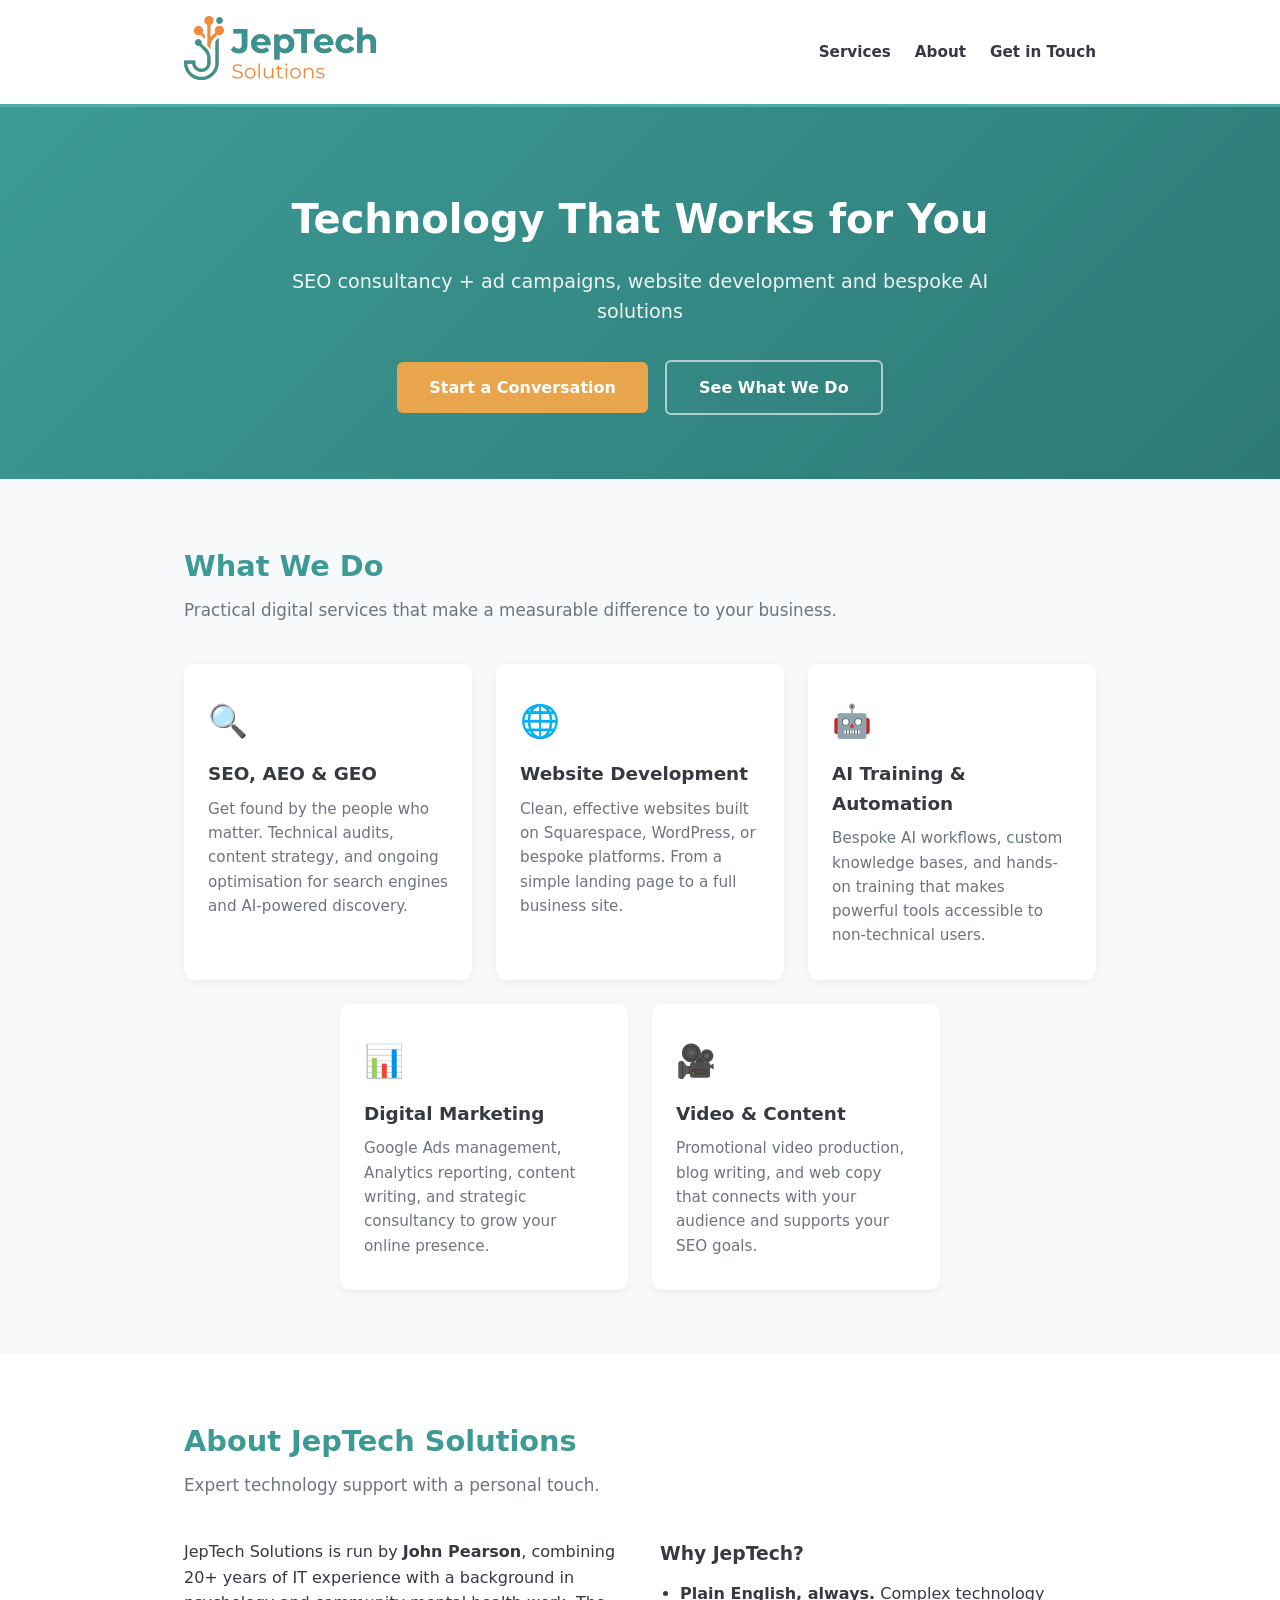
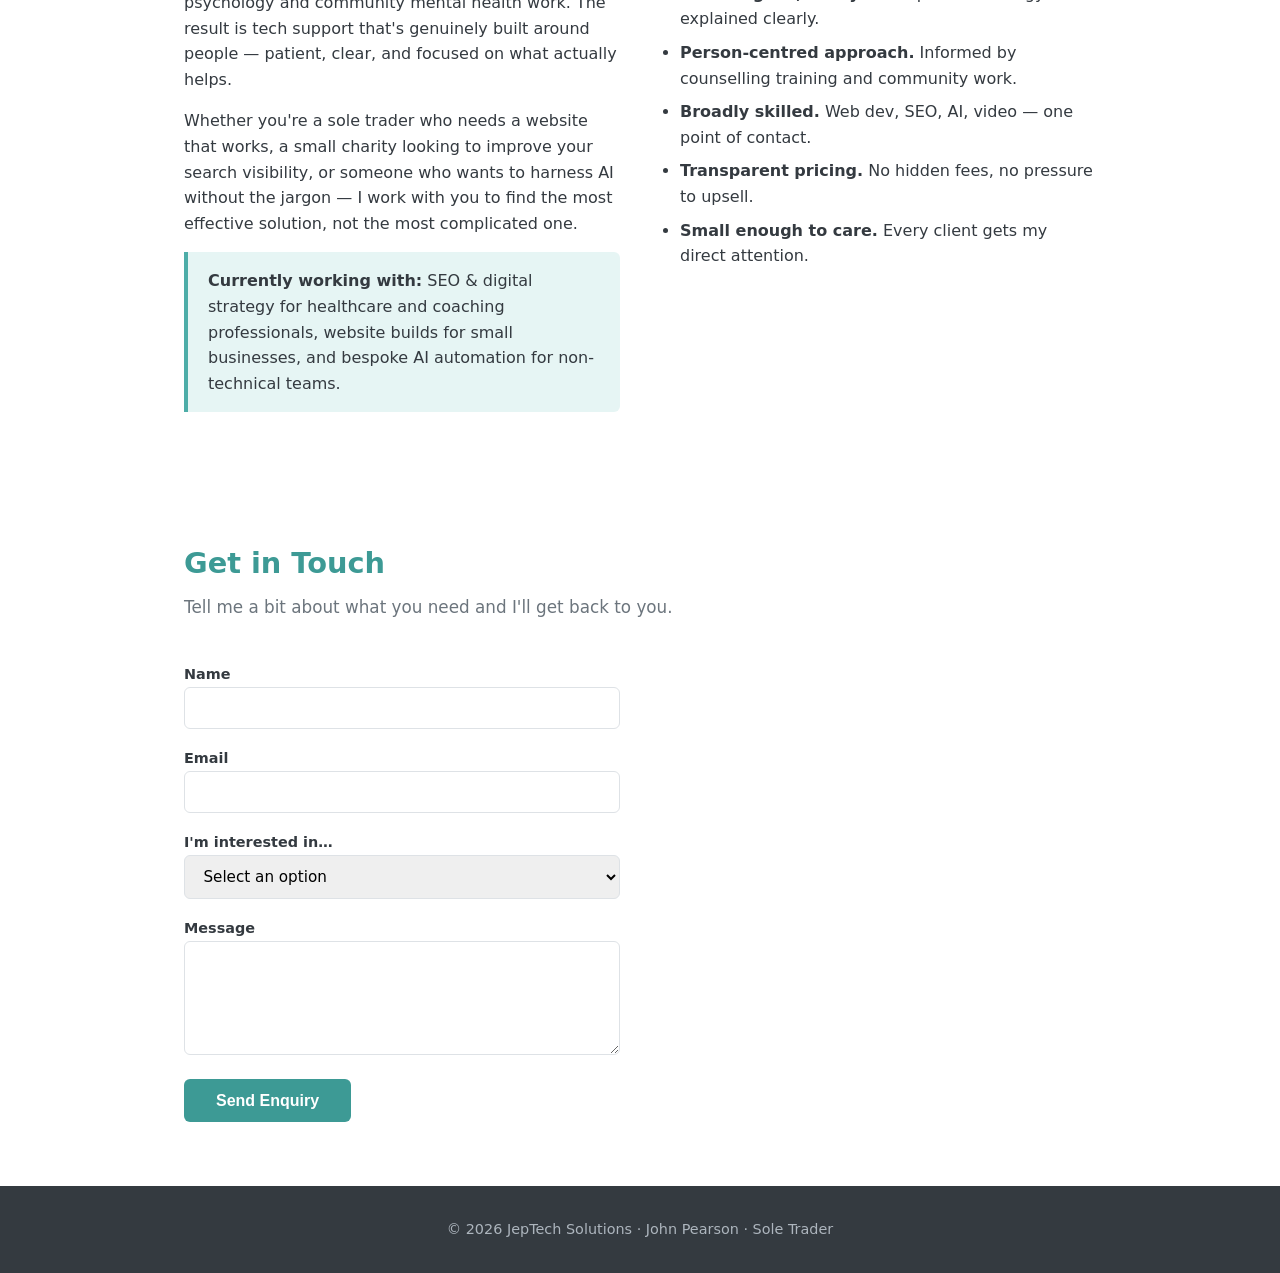
<file: index.html>
<!DOCTYPE html>
<html lang="en">
<head>
    <meta charset="UTF-8">
    <meta name="viewport" content="width=device-width, initial-scale=1.0">
    <title>JepTech Solutions — Web, Digital &amp; AI Services</title>
    <meta name="description" content="JepTech Solutions: SEO, AEO &amp; GEO consultancy, website development, and bespoke AI training &amp; automation for non-technical users. Based in the West Midlands.">
    <link rel="icon" href="assets/favicon.png" type="image/png">
    <style>
        /* ── Reset & Base ── */
        *, *::before, *::after { box-sizing: border-box; margin: 0; padding: 0; }
        html { scroll-behavior: smooth; }
        body {
            font-family: 'Segoe UI', system-ui, -apple-system, sans-serif;
            color: #343a40;
            line-height: 1.6;
            background: #f8f9fa;
        }
        a { color: #3D9A95; text-decoration: none; }
        a:hover { color: #2d7a76; }
        img { max-width: 100%; height: auto; }

        /* ── Layout ── */
        .container { max-width: 960px; margin: 0 auto; padding: 0 1.5rem; }

        /* ── Header ── */
        header {
            background: #fff;
            border-bottom: 3px solid #4DADA8;
            padding: 1rem 0;
            position: sticky;
            top: 0;
            z-index: 100;
        }
        .header-inner {
            display: flex;
            align-items: center;
            justify-content: space-between;
            flex-wrap: wrap;
            gap: 1rem;
        }
        .logo { height: 64px; }
        nav { display: flex; gap: 1.5rem; }
        nav a {
            font-weight: 600;
            font-size: 0.95rem;
            color: #343a40;
            transition: color 0.2s;
        }
        nav a:hover { color: #3D9A95; }

        /* ── Hero ── */
        .hero {
            background: linear-gradient(135deg, #3D9A95 0%, #2d7a76 100%);
            color: #fff;
            padding: 5rem 0 4rem;
            text-align: center;
        }
        .hero h1 {
            font-size: 2.5rem;
            font-weight: 700;
            margin-bottom: 1rem;
        }
        .hero p {
            font-size: 1.2rem;
            max-width: 700px;
            margin: 0 auto 2rem;
            opacity: 0.92;
        }
        .btn {
            display: inline-block;
            padding: 0.8rem 2rem;
            border-radius: 6px;
            font-weight: 600;
            font-size: 1rem;
            transition: background 0.2s, transform 0.1s;
            cursor: pointer;
            border: none;
        }
        .btn:active { transform: scale(0.98); }
        .btn-primary { background: #E8A54B; color: #fff; }
        .btn-primary:hover { background: #d4923e; color: #fff; }
        .btn-outline {
            background: transparent;
            color: #fff;
            border: 2px solid rgba(255,255,255,0.6);
            margin-left: 0.75rem;
        }
        .btn-outline:hover { border-color: #fff; color: #fff; }

        /* ── Section Shared ── */
        section { padding: 4rem 0; }
        section h2 {
            font-size: 1.8rem;
            margin-bottom: 0.5rem;
            color: #3D9A95;
        }
        .section-sub {
            color: #6c757d;
            margin-bottom: 2.5rem;
            font-size: 1.05rem;
        }

        /* ── Services ── */
        .services-grid {
            display: flex;
            flex-wrap: wrap;
            justify-content: center;
            gap: 1.5rem;
        }
        .service-card {
            display: block;
            width: calc(33.333% - 1rem);
            min-width: 260px;
            background: #fff;
            border-radius: 10px;
            padding: 2rem 1.5rem;
            box-shadow: 0 2px 8px rgba(0,0,0,0.06);
            transition: transform 0.2s, box-shadow 0.2s;
            text-decoration: none;
            color: inherit;
            cursor: pointer;
        }
        .service-card:hover {
            transform: translateY(-3px);
            box-shadow: 0 6px 20px rgba(0,0,0,0.1);
        }
        .service-icon {
            font-size: 2rem;
            margin-bottom: 0.75rem;
        }
        .service-card h3 { font-size: 1.15rem; margin-bottom: 0.5rem; }
        .service-card p { font-size: 0.95rem; color: #6c757d; }

        /* ── About ── */
        .about-content {
            display: grid;
            grid-template-columns: 1fr 1fr;
            gap: 2.5rem;
            align-items: start;
        }
        .about-content ul { padding-left: 1.25rem; }
        .about-content li { margin-bottom: 0.5rem; }
        .highlight {
            background: #e6f5f4;
            border-left: 4px solid #4DADA8;
            padding: 1rem 1.25rem;
            border-radius: 0 6px 6px 0;
            margin-top: 1rem;
        }

        /* ── Contact ── */
        .contact-section { background: #fff; }
        .contact-grid {
            display: grid;
            grid-template-columns: 1fr 1fr;
            gap: 2.5rem;
        }
        .contact-info p { margin-bottom: 0.75rem; }
        .contact-info strong { color: #3D9A95; }
        form { display: flex; flex-direction: column; gap: 1rem; }
        label { font-weight: 600; font-size: 0.9rem; }
        input, textarea, select {
            width: 100%;
            padding: 0.7rem 0.9rem;
            border: 1.5px solid #dee2e6;
            border-radius: 6px;
            font-family: inherit;
            font-size: 0.95rem;
            transition: border-color 0.2s;
        }
        input:focus, textarea:focus, select:focus {
            outline: none;
            border-color: #4DADA8;
        }
        textarea { resize: vertical; min-height: 100px; }
        .form-btn {
            background: #3D9A95;
            color: #fff;
            padding: 0.8rem 2rem;
            border: none;
            border-radius: 6px;
            font-weight: 600;
            font-size: 1rem;
            cursor: pointer;
            transition: background 0.2s;
            width: fit-content;
        }
        .form-btn:hover { background: #2d7a76; }

        /* ── Footer ── */
        footer {
            background: #343a40;
            color: #adb5bd;
            text-align: center;
            padding: 2rem 0;
            font-size: 0.9rem;
        }
        footer a { color: #4DADA8; }

        /* ── Responsive ── */
        @media (max-width: 700px) {
            .hero h1 { font-size: 1.8rem; }
            .hero p { font-size: 1rem; }
            .about-content, .contact-grid { grid-template-columns: 1fr; }
            .btn-outline { margin-left: 0; margin-top: 0.5rem; }
            nav { gap: 1rem; }
        }
    </style>
</head>
<body>

<!-- ── Header ── -->
<header>
    <div class="container header-inner">
        <a href="index.html"><img src="assets/logo.svg" alt="JepTech Solutions" class="logo"></a>
        <nav>
            <a href="services.html">Services</a>
            <a href="#about">About</a>
            <a href="#contact">Get in Touch</a>
        </nav>
    </div>
</header>

<!-- ── Hero ── -->
<section class="hero">
    <div class="container">
        <h1>Technology That Works for You</h1>
        <p>SEO consultancy + ad campaigns, website development and bespoke AI solutions</p>
        <a href="#contact" class="btn btn-primary">Start a Conversation</a>
        <a href="#services" class="btn btn-outline">See What We Do</a>
    </div>
</section>

<!-- ── Services ── -->
<section id="services">
    <div class="container">
        <h2>What We Do</h2>
        <p class="section-sub">Practical digital services that make a measurable difference to your business.</p>
        <div class="services-grid">
            <a href="services.html#seo" class="service-card">
                <div class="service-icon">🔍</div>
                <h3>SEO, AEO &amp; GEO</h3>
                <p>Get found by the people who matter. Technical audits, content strategy, and ongoing optimisation for search engines and AI-powered discovery.</p>
            </a>
            <a href="services.html#web-development" class="service-card">
                <div class="service-icon">🌐</div>
                <h3>Website Development</h3>
                <p>Clean, effective websites built on Squarespace, WordPress, or bespoke platforms. From a simple landing page to a full business site.</p>
            </a>
            <a href="services.html#ai-automation" class="service-card">
                <div class="service-icon">🤖</div>
                <h3>AI Training &amp; Automation</h3>
                <p>Bespoke AI workflows, custom knowledge bases, and hands-on training that makes powerful tools accessible to non-technical users.</p>
            </a>
            <a href="services.html#digital-marketing" class="service-card">
                <div class="service-icon">📊</div>
                <h3>Digital Marketing</h3>
                <p>Google Ads management, Analytics reporting, content writing, and strategic consultancy to grow your online presence.</p>
            </a>
            <a href="services.html#video-content" class="service-card">
                <div class="service-icon">🎥</div>
                <h3>Video &amp; Content</h3>
                <p>Promotional video production, blog writing, and web copy that connects with your audience and supports your SEO goals.</p>
            </a>

        </div>
    </div>
</section>

<!-- ── About ── -->
<section id="about" style="background: #fff;">
    <div class="container">
        <h2>About JepTech Solutions</h2>
        <p class="section-sub">Expert technology support with a personal touch.</p>
        <div class="about-content">
            <div>
                <p>JepTech Solutions is run by <strong>John Pearson</strong>, combining 20+ years of IT experience with a background in psychology and community mental health work. The result is tech support that's genuinely built around people&nbsp;&mdash; patient, clear, and focused on what actually helps.</p>
                <p style="margin-top: 1rem;">Whether you're a sole trader who needs a website that works, a small charity looking to improve your search visibility, or someone who wants to harness AI without the jargon&nbsp;&mdash; I work with you to find the most effective solution, not the most complicated one.</p>
                <div class="highlight">
                    <strong>Currently working with:</strong> SEO &amp; digital strategy for healthcare and coaching professionals, website builds for small businesses, and bespoke AI automation for non-technical teams.
                </div>
            </div>
            <div>
                <h3 style="margin-bottom: 0.75rem;">Why JepTech?</h3>
                <ul>
                    <li><strong>Plain English, always.</strong> Complex technology explained clearly.</li>
                    <li><strong>Person-centred approach.</strong> Informed by counselling training and community work.</li>
                    <li><strong>Broadly skilled.</strong> Web dev, SEO, AI, video&nbsp;&mdash; one point of contact.</li>
                    <li><strong>Transparent pricing.</strong> No hidden fees, no pressure to upsell.</li>
                    <li><strong>Small enough to care.</strong> Every client gets my direct attention.</li>
                </ul>
            </div>
        </div>
    </div>
</section>

<!-- ── Contact ── -->
<section id="contact" class="contact-section">
    <div class="container">
        <h2>Get in Touch</h2>
        <p class="section-sub">Tell me a bit about what you need and I'll get back to you.</p>
        <div class="contact-grid">
            <form action="https://formsubmit.co/john@jeptech.co.uk" method="POST">
                <!-- FormSubmit config -->
                <input type="hidden" name="_subject" value="New enquiry from jeptech.co.uk">
                <input type="hidden" name="_captcha" value="true">
                <input type="hidden" name="_template" value="table">
                <input type="text" name="_honey" style="display:none">

                <div>
                    <label for="name">Name</label>
                    <input type="text" id="name" name="name" required autocomplete="name">
                </div>
                <div>
                    <label for="email">Email</label>
                    <input type="email" id="email" name="email" required autocomplete="email">
                </div>
                <div>
                    <label for="interest">I'm interested in&hellip;</label>
                    <select id="interest" name="interest">
                        <option value="">Select an option</option>
                        <option value="SEO / Search Consultancy">SEO / Search Consultancy</option>
                        <option value="Website Development">Website Development</option>
                        <option value="AI Training & Automation">AI Training &amp; Automation</option>
                        <option value="Digital Marketing">Digital Marketing</option>
                        <option value="Something else">Something else</option>
                    </select>
                </div>
                <div>
                    <label for="message">Message</label>
                    <textarea id="message" name="message" rows="5" required></textarea>
                </div>
                <button type="submit" class="form-btn">Send Enquiry</button>
            </form>

        </div>
    </div>
</section>

<!-- ── Footer ── -->
<footer>
    <div class="container">
        <p>&copy; 2026 JepTech Solutions &middot; John Pearson &middot; Sole Trader</p>
    </div>
</footer>

</body>
</html>
</file>
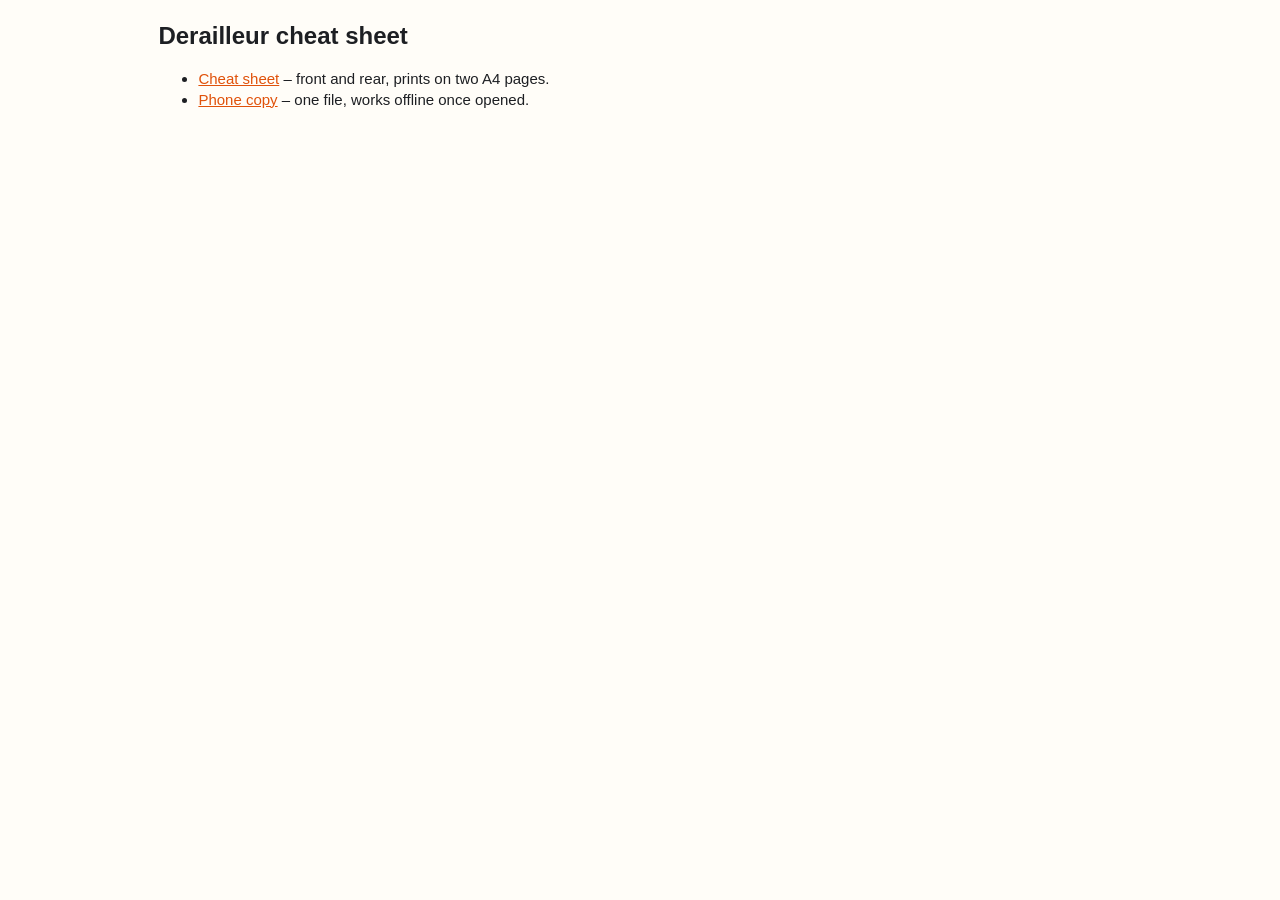
<file: c1dfbacb34b5d521/index.html>
<!doctype html>
<html lang="en-GB">
<head>
<meta charset="utf-8">
<meta name="viewport" content="width=device-width, initial-scale=1">
<meta name="robots" content="noindex, nofollow">
<title>Derailleur cheat sheet</title>
<link rel="stylesheet" href="assets/cheatsheet.css">
</head>
<body>
<main>
<h1>Derailleur cheat sheet</h1>
<ul>
  <li><a href="reference/derailleur-cheatsheet.html">Cheat sheet</a> – front and rear, prints on two A4 pages.</li>
  <li><a href="reference/derailleur-cheatsheet-phone.html">Phone copy</a> – one file, works offline once opened.</li>
</ul>
</main>
</body>
</html>
</file>
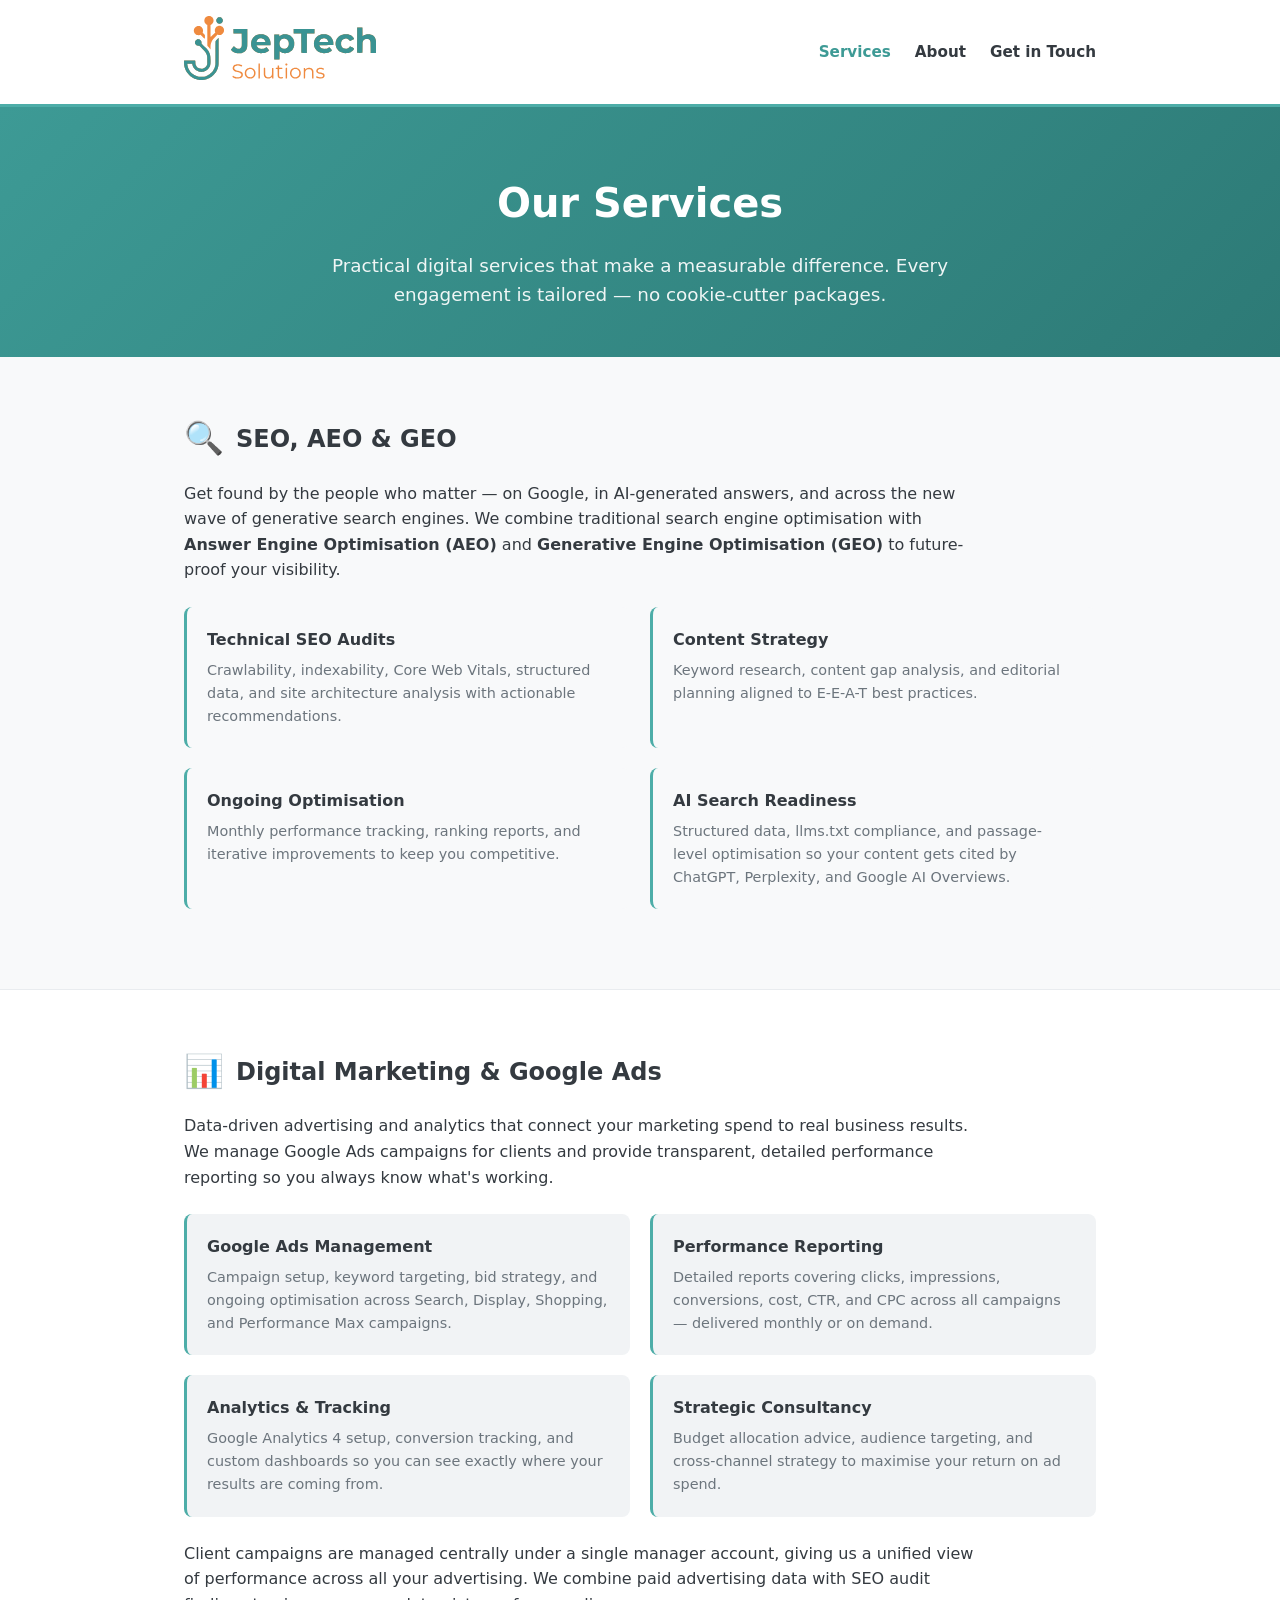
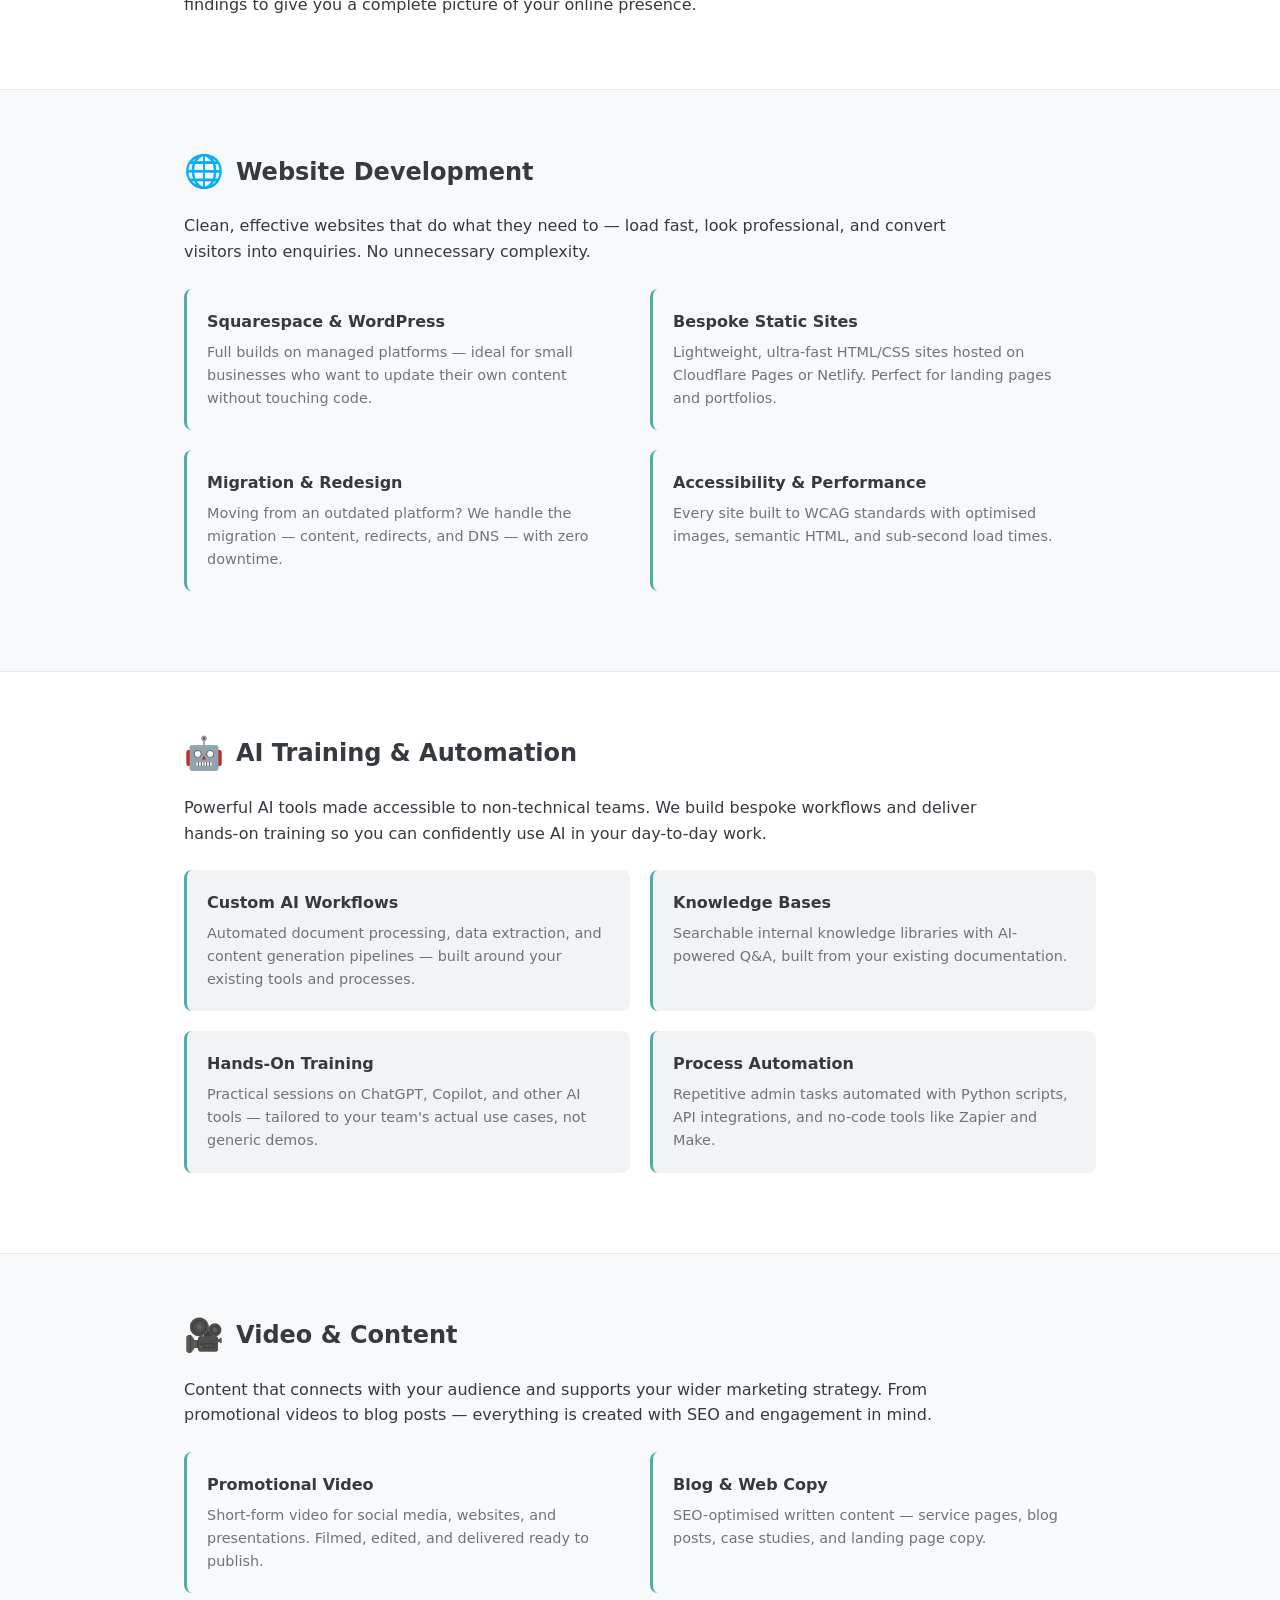
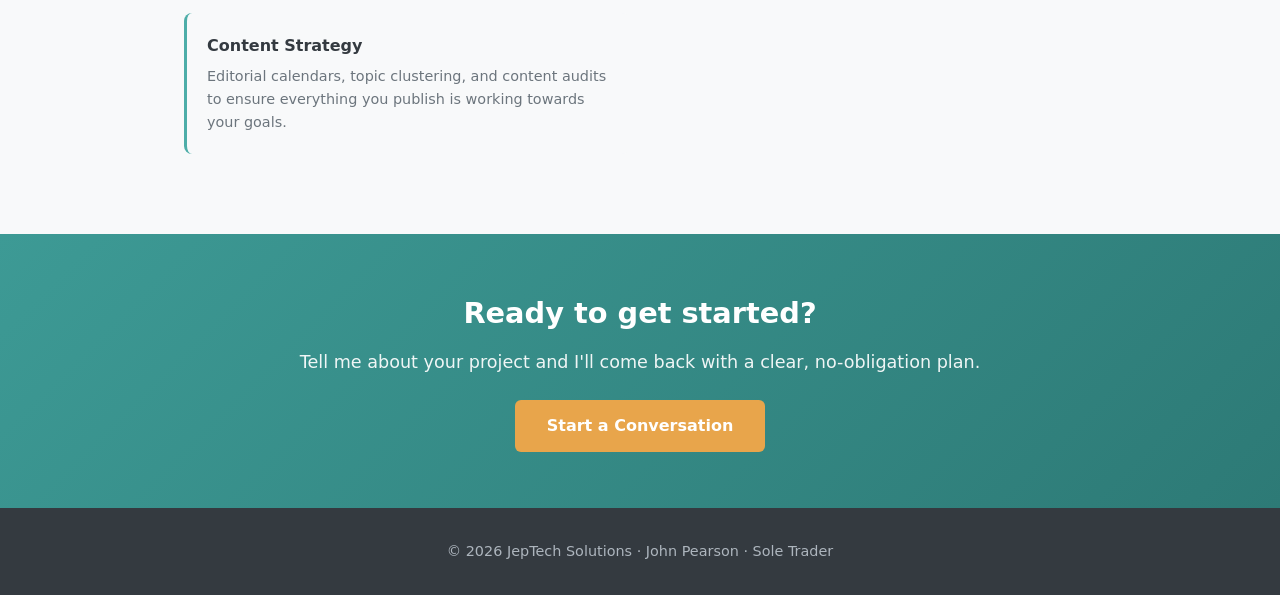
<file: services.html>
<!DOCTYPE html>
<html lang="en">
<head>
    <meta charset="UTF-8">
    <meta name="viewport" content="width=device-width, initial-scale=1.0">
    <title>Services — JepTech Solutions</title>
    <meta name="description" content="SEO audits, Google Ads management, website development, AI automation, and video production. Practical digital services for small businesses and charities.">
    <link rel="icon" href="assets/favicon.png" type="image/png">
    <style>
        /* ── Reset & Base ── */
        *, *::before, *::after { box-sizing: border-box; margin: 0; padding: 0; }
        html { scroll-behavior: smooth; }
        body {
            font-family: 'Segoe UI', system-ui, -apple-system, sans-serif;
            color: #343a40;
            line-height: 1.6;
            background: #f8f9fa;
        }
        a { color: #3D9A95; text-decoration: none; }
        a:hover { color: #2d7a76; }
        img { max-width: 100%; height: auto; }

        /* ── Layout ── */
        .container { max-width: 960px; margin: 0 auto; padding: 0 1.5rem; }

        /* ── Header ── */
        header {
            background: #fff;
            border-bottom: 3px solid #4DADA8;
            padding: 1rem 0;
            position: sticky;
            top: 0;
            z-index: 100;
        }
        .header-inner {
            display: flex;
            align-items: center;
            justify-content: space-between;
            flex-wrap: wrap;
            gap: 1rem;
        }
        .logo { height: 64px; }
        nav { display: flex; gap: 1.5rem; }
        nav a {
            font-weight: 600;
            font-size: 0.95rem;
            color: #343a40;
            transition: color 0.2s;
        }
        nav a:hover { color: #3D9A95; }
        nav a.active { color: #3D9A95; }

        /* ── Hero ── */
        .hero {
            background: linear-gradient(135deg, #3D9A95 0%, #2d7a76 100%);
            color: #fff;
            padding: 4rem 0 3rem;
            text-align: center;
        }
        .hero h1 {
            font-size: 2.5rem;
            font-weight: 700;
            margin-bottom: 1rem;
        }
        .hero p {
            font-size: 1.15rem;
            max-width: 700px;
            margin: 0 auto;
            opacity: 0.92;
        }

        /* ── Buttons ── */
        .btn {
            display: inline-block;
            padding: 0.8rem 2rem;
            border-radius: 6px;
            font-weight: 600;
            font-size: 1rem;
            transition: background 0.2s, transform 0.1s;
            cursor: pointer;
            border: none;
        }
        .btn:active { transform: scale(0.98); }
        .btn-primary { background: #E8A54B; color: #fff; }
        .btn-primary:hover { background: #d4923e; color: #fff; }
        .btn-teal { background: #3D9A95; color: #fff; }
        .btn-teal:hover { background: #2d7a76; color: #fff; }

        /* ── Section Shared ── */
        section { padding: 4rem 0; }
        section h2 {
            font-size: 1.8rem;
            margin-bottom: 0.5rem;
            color: #3D9A95;
        }
        .section-sub {
            color: #6c757d;
            margin-bottom: 2.5rem;
            font-size: 1.05rem;
        }

        /* ── Service Detail Blocks ── */
        .service-detail {
            padding: 3.5rem 0;
            border-bottom: 1px solid #e9ecef;
        }
        .service-detail:last-of-type { border-bottom: none; }
        .service-detail.alt { background: #fff; }
        .service-header {
            display: flex;
            align-items: center;
            gap: 0.75rem;
            margin-bottom: 1rem;
        }
        .service-icon { font-size: 2rem; }
        .service-detail h2 { margin-bottom: 0; }
        .service-detail p { margin-bottom: 1rem; max-width: 800px; }
        .service-detail ul {
            padding-left: 1.25rem;
            margin-bottom: 1.25rem;
            max-width: 800px;
        }
        .service-detail li { margin-bottom: 0.5rem; }
        .service-detail li strong { color: #2d7a76; }

        /* Feature grid within a service */
        .feature-grid {
            display: grid;
            grid-template-columns: repeat(2, 1fr);
            gap: 1.25rem;
            margin: 1.5rem 0;
        }
        .feature-card {
            background: #f8f9fa;
            border-radius: 8px;
            padding: 1.25rem;
            border-left: 3px solid #4DADA8;
        }
        .service-detail.alt .feature-card { background: #f1f3f5; }
        .feature-card h4 {
            font-size: 1rem;
            margin-bottom: 0.4rem;
            color: #343a40;
        }
        .feature-card p {
            font-size: 0.9rem;
            color: #6c757d;
            margin-bottom: 0;
        }

        /* ── CTA Banner ── */
        .cta-banner {
            background: linear-gradient(135deg, #3D9A95 0%, #2d7a76 100%);
            color: #fff;
            text-align: center;
            padding: 3.5rem 0;
        }
        .cta-banner h2 { color: #fff; margin-bottom: 0.75rem; }
        .cta-banner p {
            opacity: 0.92;
            margin-bottom: 1.5rem;
            font-size: 1.1rem;
        }

        /* ── Footer ── */
        footer {
            background: #343a40;
            color: #adb5bd;
            text-align: center;
            padding: 2rem 0;
            font-size: 0.9rem;
        }
        footer a { color: #4DADA8; }

        /* ── Responsive ── */
        @media (max-width: 700px) {
            .hero h1 { font-size: 1.8rem; }
            .hero p { font-size: 1rem; }
            nav { gap: 1rem; }
            .feature-grid { grid-template-columns: 1fr; }
        }
    </style>
</head>
<body>

<!-- ── Header ── -->
<header>
    <div class="container header-inner">
        <a href="index.html"><img src="assets/logo.svg" alt="JepTech Solutions" class="logo"></a>
        <nav>
            <a href="services.html" class="active">Services</a>
            <a href="index.html#about">About</a>
            <a href="index.html#contact">Get in Touch</a>
        </nav>
    </div>
</header>

<!-- ── Hero ── -->
<section class="hero">
    <div class="container">
        <h1>Our Services</h1>
        <p>Practical digital services that make a measurable difference. Every engagement is tailored — no cookie-cutter packages.</p>
    </div>
</section>

<!-- ── 1. SEO, AEO & GEO ── -->
<div class="service-detail" id="seo">
    <div class="container">
        <div class="service-header">
            <div class="service-icon">🔍</div>
            <h2>SEO, AEO &amp; GEO</h2>
        </div>
        <p>Get found by the people who matter — on Google, in AI-generated answers, and across the new wave of generative search engines. We combine traditional search engine optimisation with <strong>Answer Engine Optimisation (AEO)</strong> and <strong>Generative Engine Optimisation (GEO)</strong> to future-proof your visibility.</p>

        <div class="feature-grid">
            <div class="feature-card">
                <h4>Technical SEO Audits</h4>
                <p>Crawlability, indexability, Core Web Vitals, structured data, and site architecture analysis with actionable recommendations.</p>
            </div>
            <div class="feature-card">
                <h4>Content Strategy</h4>
                <p>Keyword research, content gap analysis, and editorial planning aligned to E-E-A-T best practices.</p>
            </div>
            <div class="feature-card">
                <h4>Ongoing Optimisation</h4>
                <p>Monthly performance tracking, ranking reports, and iterative improvements to keep you competitive.</p>
            </div>
            <div class="feature-card">
                <h4>AI Search Readiness</h4>
                <p>Structured data, llms.txt compliance, and passage-level optimisation so your content gets cited by ChatGPT, Perplexity, and Google AI Overviews.</p>
            </div>
        </div>
    </div>
</div>

<!-- ── 2. Digital Marketing & Google Ads ── -->
<div class="service-detail alt" id="digital-marketing">
    <div class="container">
        <div class="service-header">
            <div class="service-icon">📊</div>
            <h2>Digital Marketing &amp; Google Ads</h2>
        </div>
        <p>Data-driven advertising and analytics that connect your marketing spend to real business results. We manage Google Ads campaigns for clients and provide transparent, detailed performance reporting so you always know what's working.</p>

        <div class="feature-grid">
            <div class="feature-card">
                <h4>Google Ads Management</h4>
                <p>Campaign setup, keyword targeting, bid strategy, and ongoing optimisation across Search, Display, Shopping, and Performance Max campaigns.</p>
            </div>
            <div class="feature-card">
                <h4>Performance Reporting</h4>
                <p>Detailed reports covering clicks, impressions, conversions, cost, CTR, and CPC across all campaigns — delivered monthly or on demand.</p>
            </div>
            <div class="feature-card">
                <h4>Analytics &amp; Tracking</h4>
                <p>Google Analytics 4 setup, conversion tracking, and custom dashboards so you can see exactly where your results are coming from.</p>
            </div>
            <div class="feature-card">
                <h4>Strategic Consultancy</h4>
                <p>Budget allocation advice, audience targeting, and cross-channel strategy to maximise your return on ad spend.</p>
            </div>
        </div>

        <p>Client campaigns are managed centrally under a single manager account, giving us a unified view of performance across all your advertising. We combine paid advertising data with SEO audit findings to give you a complete picture of your online presence.</p>
    </div>
</div>

<!-- ── 3. Website Development ── -->
<div class="service-detail" id="web-development">
    <div class="container">
        <div class="service-header">
            <div class="service-icon">🌐</div>
            <h2>Website Development</h2>
        </div>
        <p>Clean, effective websites that do what they need to — load fast, look professional, and convert visitors into enquiries. No unnecessary complexity.</p>

        <div class="feature-grid">
            <div class="feature-card">
                <h4>Squarespace &amp; WordPress</h4>
                <p>Full builds on managed platforms — ideal for small businesses who want to update their own content without touching code.</p>
            </div>
            <div class="feature-card">
                <h4>Bespoke Static Sites</h4>
                <p>Lightweight, ultra-fast HTML/CSS sites hosted on Cloudflare Pages or Netlify. Perfect for landing pages and portfolios.</p>
            </div>
            <div class="feature-card">
                <h4>Migration &amp; Redesign</h4>
                <p>Moving from an outdated platform? We handle the migration — content, redirects, and DNS — with zero downtime.</p>
            </div>
            <div class="feature-card">
                <h4>Accessibility &amp; Performance</h4>
                <p>Every site built to WCAG standards with optimised images, semantic HTML, and sub-second load times.</p>
            </div>
        </div>
    </div>
</div>

<!-- ── 4. AI Training & Automation ── -->
<div class="service-detail alt" id="ai-automation">
    <div class="container">
        <div class="service-header">
            <div class="service-icon">🤖</div>
            <h2>AI Training &amp; Automation</h2>
        </div>
        <p>Powerful AI tools made accessible to non-technical teams. We build bespoke workflows and deliver hands-on training so you can confidently use AI in your day-to-day work.</p>

        <div class="feature-grid">
            <div class="feature-card">
                <h4>Custom AI Workflows</h4>
                <p>Automated document processing, data extraction, and content generation pipelines — built around your existing tools and processes.</p>
            </div>
            <div class="feature-card">
                <h4>Knowledge Bases</h4>
                <p>Searchable internal knowledge libraries with AI-powered Q&amp;A, built from your existing documentation.</p>
            </div>
            <div class="feature-card">
                <h4>Hands-On Training</h4>
                <p>Practical sessions on ChatGPT, Copilot, and other AI tools — tailored to your team's actual use cases, not generic demos.</p>
            </div>
            <div class="feature-card">
                <h4>Process Automation</h4>
                <p>Repetitive admin tasks automated with Python scripts, API integrations, and no-code tools like Zapier and Make.</p>
            </div>
        </div>
    </div>
</div>

<!-- ── 5. Video & Content ── -->
<div class="service-detail" id="video-content">
    <div class="container">
        <div class="service-header">
            <div class="service-icon">🎥</div>
            <h2>Video &amp; Content</h2>
        </div>
        <p>Content that connects with your audience and supports your wider marketing strategy. From promotional videos to blog posts — everything is created with SEO and engagement in mind.</p>

        <div class="feature-grid">
            <div class="feature-card">
                <h4>Promotional Video</h4>
                <p>Short-form video for social media, websites, and presentations. Filmed, edited, and delivered ready to publish.</p>
            </div>
            <div class="feature-card">
                <h4>Blog &amp; Web Copy</h4>
                <p>SEO-optimised written content — service pages, blog posts, case studies, and landing page copy.</p>
            </div>
            <div class="feature-card">
                <h4>Content Strategy</h4>
                <p>Editorial calendars, topic clustering, and content audits to ensure everything you publish is working towards your goals.</p>
            </div>
        </div>
    </div>
</div>

<!-- ── CTA ── -->
<section class="cta-banner">
    <div class="container">
        <h2>Ready to get started?</h2>
        <p>Tell me about your project and I'll come back with a clear, no-obligation plan.</p>
        <a href="index.html#contact" class="btn btn-primary">Start a Conversation</a>
    </div>
</section>

<!-- ── Footer ── -->
<footer>
    <div class="container">
        <p>&copy; 2026 JepTech Solutions &middot; John Pearson &middot; Sole Trader</p>
    </div>
</footer>

</body>
</html>
</file>
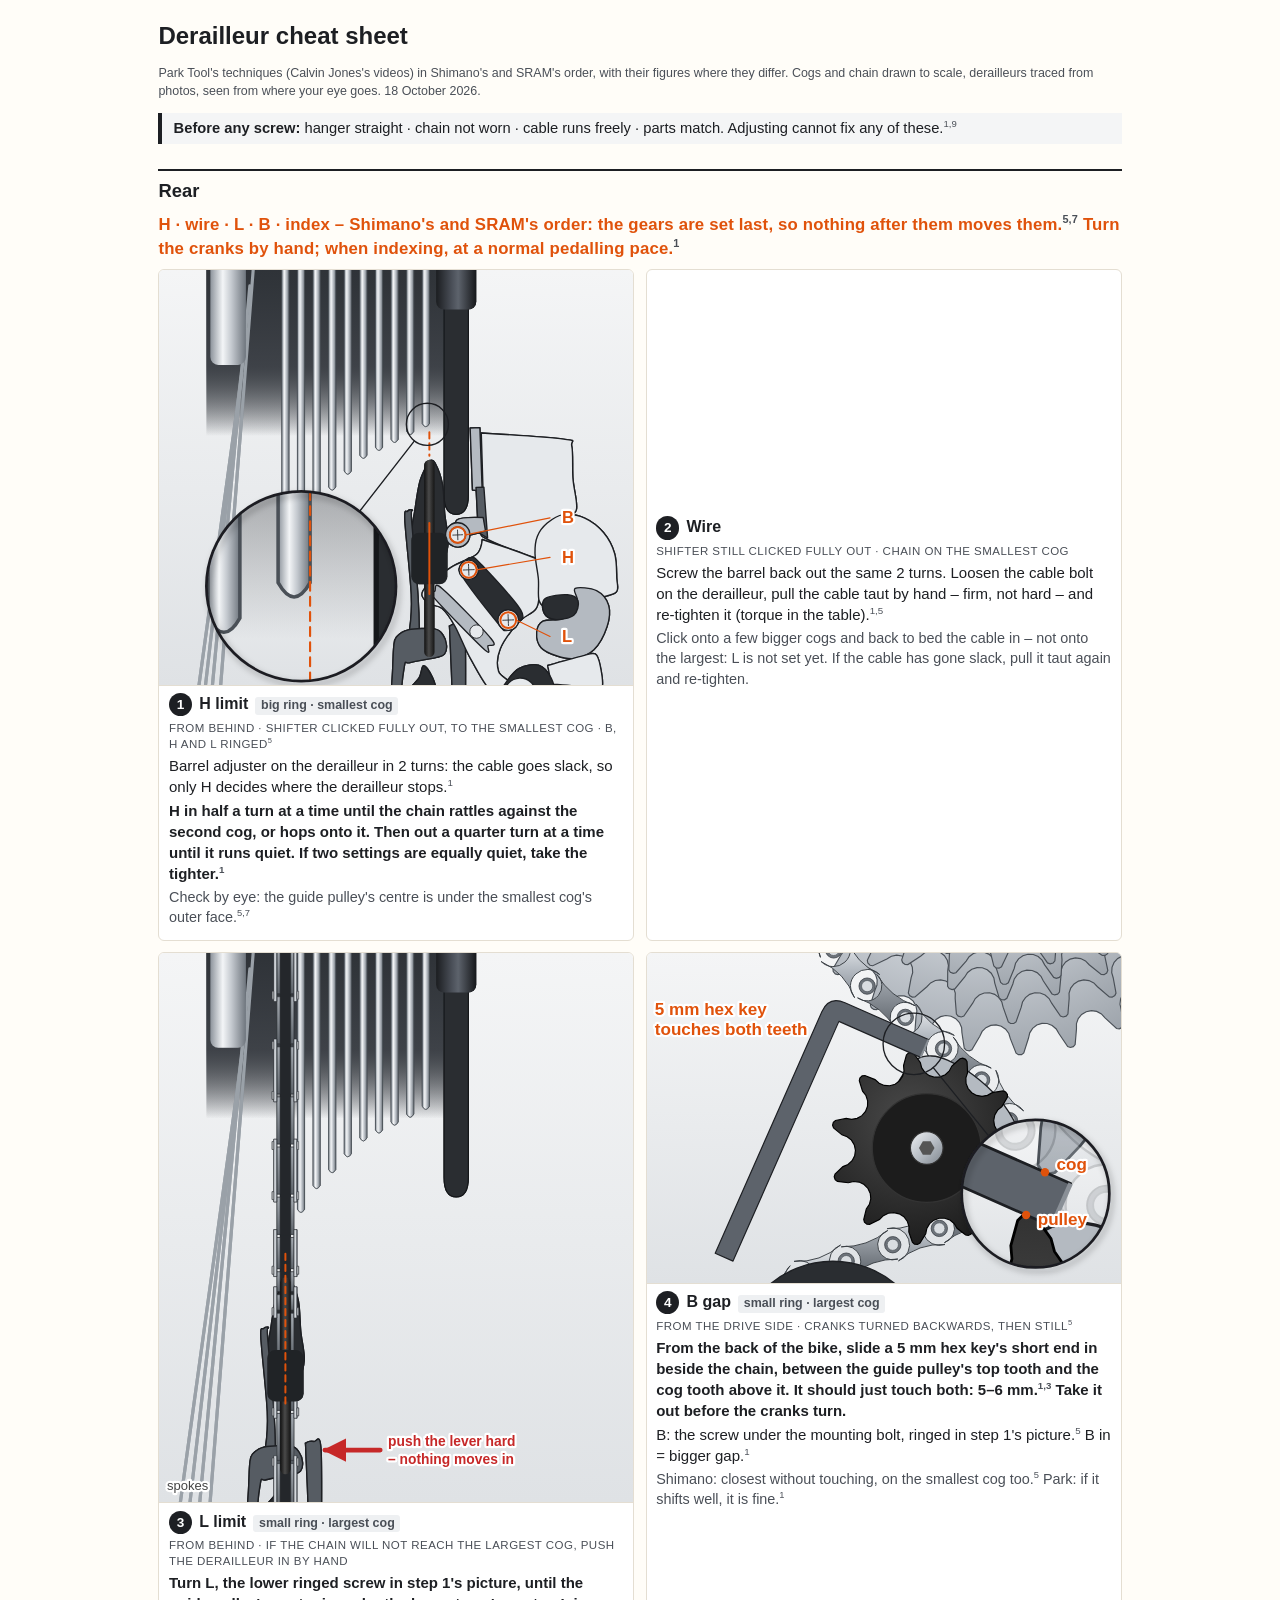
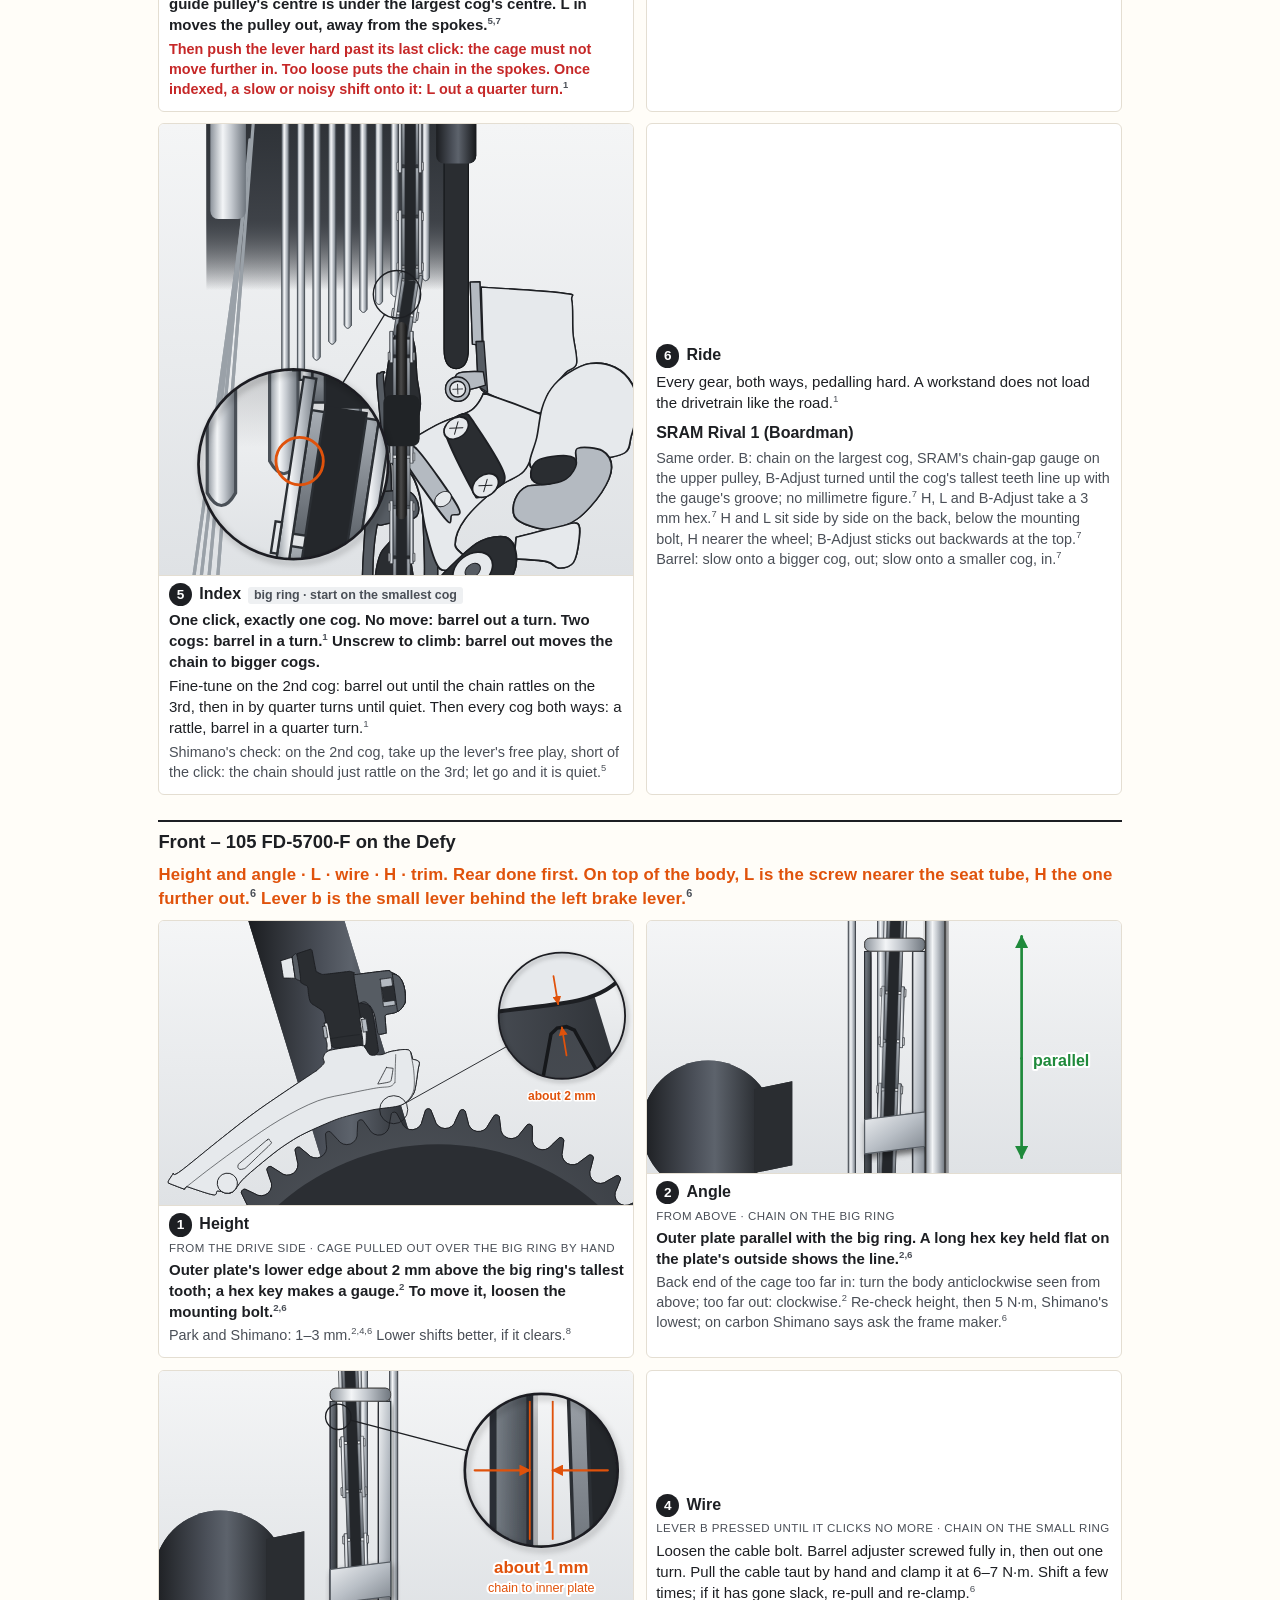
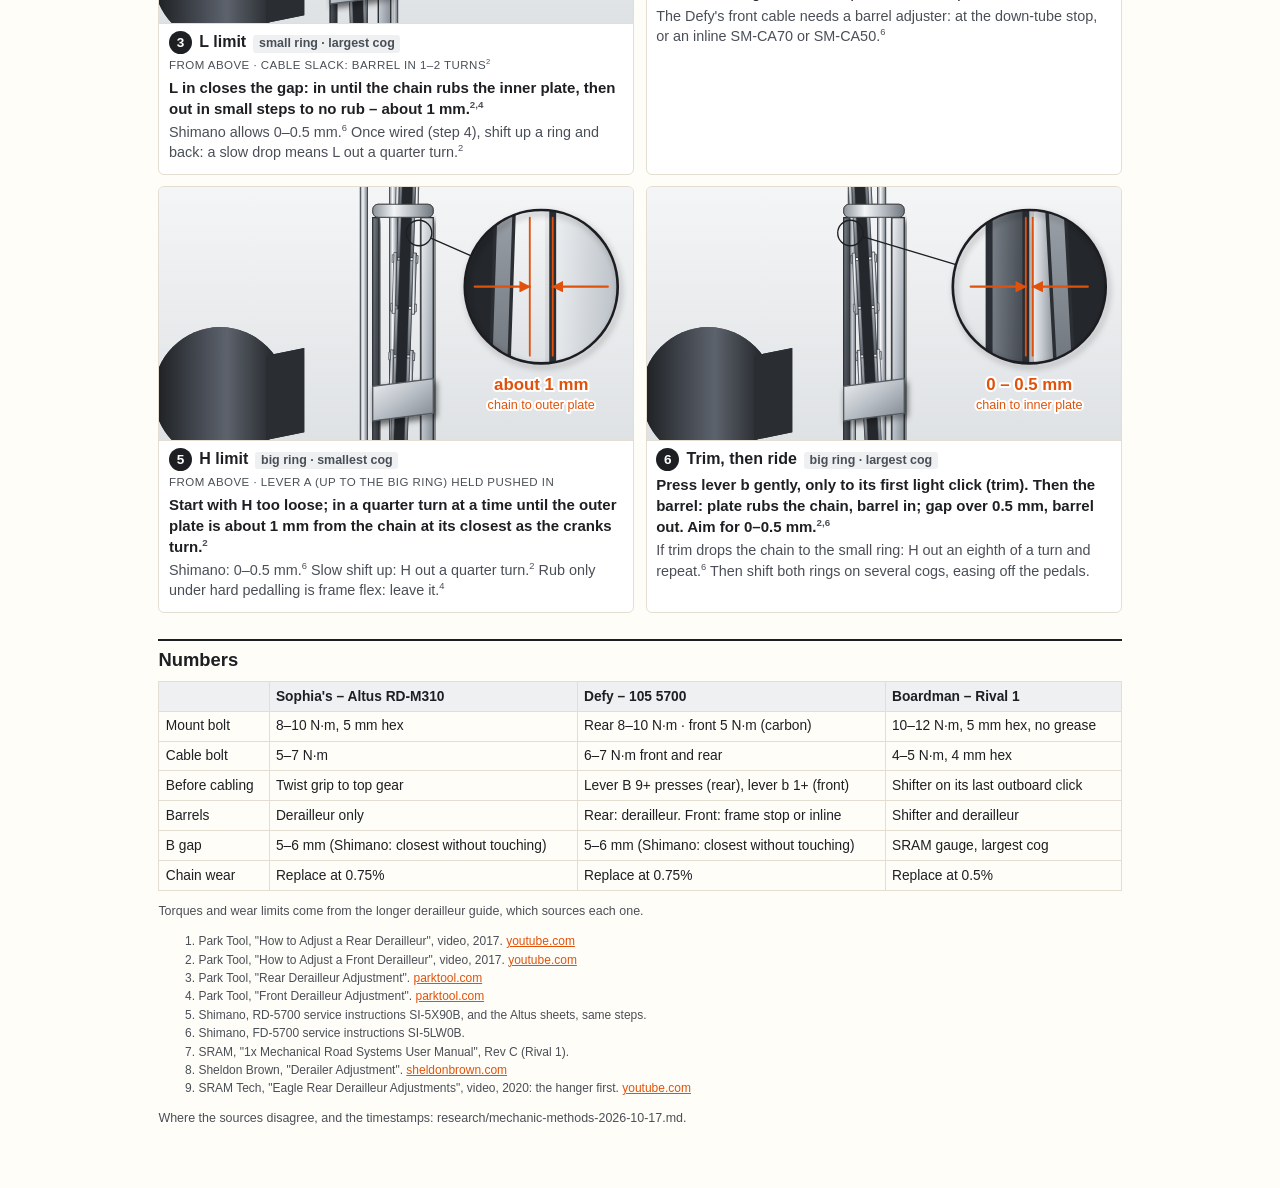
<file: c1dfbacb34b5d521/reference/derailleur-cheatsheet-phone.html>
<!doctype html>
<html lang="en-GB">
<head>
<meta charset="utf-8">
<meta name="viewport" content="width=device-width, initial-scale=1">
<meta name="robots" content="noindex, nofollow">
<title>Derailleur cheat sheet</title>
<style>
/* Derailleur cheat sheet – terse, picture-led. Two A4 pages in print
   (rear, then front and numbers); one column on a phone. */

:root {
  --ink: #1d1f23;
  --ink-soft: #4a4f57;
  --paper: #fffdf8;
  --rule: #e4ded2;
  --mark: #e0520b;
  --bad: #c62828;
  --good: #1f8a3b;
  --sans: -apple-system, BlinkMacSystemFont, "Segoe UI", Roboto, Helvetica, Arial, sans-serif;
}

* { box-sizing: border-box; }
html { -webkit-text-size-adjust: 100%; }
body { margin: 0; background: var(--paper); color: var(--ink); font: 15px/1.4 var(--sans); }
main { max-width: 62rem; margin: 0 auto; padding: 1rem 0.9rem 3rem; }

h1 { font-size: 1.5rem; margin: 0.2rem 0; }
h2 { font-size: 1.15rem; margin: 1.6rem 0 0.5rem; padding-top: 0.4rem; border-top: 2px solid var(--ink); }
.hook { font-size: 1.05rem; font-weight: 700; color: var(--mark); margin: 0.2rem 0 0.6rem; letter-spacing: 0.01em; }
.meta { font-size: 0.78rem; color: var(--ink-soft); }
a { color: var(--mark); }

.steps { display: grid; grid-template-columns: 1fr; gap: 0.7rem; }
@media (min-width: 40rem) { .steps { grid-template-columns: 1fr 1fr; } }

.step {
  border: 1px solid var(--rule); border-radius: 6px; background: #fff;
  overflow: hidden; break-inside: avoid; display: flex; flex-direction: column;
}
.step img { display: block; width: 100%; height: auto; border-bottom: 1px solid var(--rule); }
.step .text { padding: 0.45rem 0.6rem 0.55rem; }
.step h3 { font-size: 1rem; margin: 0 0 0.15rem; display: flex; gap: 0.45rem; align-items: baseline; flex-wrap: wrap; }
.step h3 .n {
  display: inline-grid; place-items: center; width: 1.45rem; height: 1.45rem; border-radius: 50%;
  background: var(--ink); color: #fff; font-size: 0.85rem; flex: none;
}
.gear { font-size: 0.78rem; font-weight: 600; color: var(--ink-soft); background: #eef0f2; border-radius: 3px; padding: 0 0.35rem; }
.view { font-size: 0.72rem; color: var(--ink-soft); text-transform: uppercase; letter-spacing: 0.04em; }
.step p { margin: 0.2rem 0; }
.step .target { font-weight: 600; }
.step .turn { color: var(--ink-soft); font-size: 0.9rem; }
.step .warn { color: var(--bad); font-weight: 600; font-size: 0.9rem; }
.step.textonly { justify-content: center; }

.before { border-left: 4px solid var(--ink); padding: 0.3rem 0.7rem; background: #f4f5f6; margin: 0.4rem 0 0.8rem; font-size: 0.92rem; }
.before b { white-space: nowrap; }

table.nums { border-collapse: collapse; width: 100%; font-size: 0.86rem; }
table.nums th, table.nums td { border: 1px solid var(--rule); padding: 0.3rem 0.4rem; text-align: left; vertical-align: top; }
table.nums th { background: #eef0f2; }
.table-wrap { overflow-x: auto; }

.src { font-size: 0.75rem; color: var(--ink-soft); }
.src li { margin: 0.1rem 0; }
sup { font-size: 0.65em; color: var(--ink-soft); }

@media print {
  @page { size: A4; margin: 9mm; }
  body { background: #fff; font-size: 8.4pt; line-height: 1.28; }
  h1 { font-size: 14pt; } h2 { font-size: 11pt; } .hook { font-size: 9.5pt; margin: 0.1rem 0 0.3rem; }
  .before { margin: 0.2rem 0 0.3rem; padding: 0.15rem 0.5rem; }
  .step img { max-height: 40mm; object-fit: contain; background: #e9ebed; }
  .step h3 { font-size: 9pt; } .step .turn, .step .warn { font-size: 8pt; }
  table.nums { font-size: 7.6pt; } table.nums th, table.nums td { padding: 0.1rem 0.3rem; }
  .src { font-size: 6.8pt; margin: 0.2rem 0; } .meta { font-size: 7pt; }
  main { max-width: none; padding: 0; }
  .steps { grid-template-columns: repeat(3, 1fr); gap: 2.5mm; }
  .page { break-after: page; }
  .page:last-of-type { break-after: auto; }
  h2 { margin-top: 0.3rem; }
  .step .text { padding: 1.5mm 2mm; }
  .noprint { display: none; }
}
</style>
</head>
<body>
<main>

<section class="page" id="rear">
<h1>Derailleur cheat sheet</h1>
<p class="meta">Park Tool's techniques (Calvin Jones's videos) in Shimano's and SRAM's order, with their figures where they differ. Cogs and chain drawn to scale, derailleurs traced from photos, seen from where your eye goes. 18 October 2026.</p>

<div class="before"><b>Before any screw:</b> hanger straight · chain not worn · cable runs freely · parts match. Adjusting cannot fix any of these.<sup>1,9</sup></div>

<h2>Rear</h2>
<p class="hook">H · wire · L · B · index – Shimano's and SRAM's order: the gears are set last, so nothing after them moves them.<sup>5,7</sup> Turn the cranks by hand; when indexing, at a normal pedalling pace.<sup>1</sup></p>
<div class="steps">

<article class="step">
<img src="[data-uri]" alt="Seen from behind: the guide pulley's centre sits directly under the smallest cog's outer face">
<div class="text">
<h3><span class="n">1</span> H limit <span class="gear">big ring · smallest cog</span></h3>
<p class="view">From behind · shifter clicked fully out, to the smallest cog · B, H and L ringed<sup>5</sup></p>
<p>Barrel adjuster on the derailleur in 2 turns: the cable goes slack, so only H decides where the derailleur stops.<sup>1</sup></p>
<p class="target">H in half a turn at a time until the chain rattles against the second cog, or hops onto it. Then out a quarter turn at a time until it runs quiet. If two settings are equally quiet, take the tighter.<sup>1</sup></p>
<p class="turn">Check by eye: the guide pulley's centre is under the smallest cog's outer face.<sup>5,7</sup></p>
</div>
</article>

<article class="step textonly">
<div class="text">
<h3><span class="n">2</span> Wire</h3>
<p class="view">Shifter still clicked fully out · chain on the smallest cog</p>
<p>Screw the barrel back out the same 2 turns. Loosen the cable bolt on the derailleur, pull the cable taut by hand – firm, not hard – and re-tighten it (torque in the table).<sup>1,5</sup></p>
<p class="turn">Click onto a few bigger cogs and back to bed the cable in – not onto the largest: L is not set yet. If the cable has gone slack, pull it taut again and re-tighten.</p>
</div>
</article>

<article class="step">
<img src="[data-uri]" alt="Seen from behind: with the chain on the largest cog the guide pulley's centre is under that cog's centre">
<div class="text">
<h3><span class="n">3</span> L limit <span class="gear">small ring · largest cog</span></h3>
<p class="view">From behind · if the chain will not reach the largest cog, push the derailleur in by hand</p>
<p class="target">Turn L, the lower ringed screw in step 1's picture, until the guide pulley's centre is under the largest cog's centre. L in moves the pulley out, away from the spokes.<sup>5,7</sup></p>
<p class="warn">Then push the lever hard past its last click: the cage must not move further in. Too loose puts the chain in the spokes. Once indexed, a slow or noisy shift onto it: L out a quarter turn.<sup>1</sup></p>
</div>
</article>

<article class="step">
<img src="[data-uri]" alt="Seen from the drive side: the short end of a 5 mm hex key slid in from the back across the gap, touching the guide pulley's top tooth and the cog tooth above it; the long end hangs down">
<div class="text">
<h3><span class="n">4</span> B gap <span class="gear">small ring · largest cog</span></h3>
<p class="view">From the drive side · cranks turned backwards, then still<sup>5</sup></p>
<p class="target">From the back of the bike, slide a 5 mm hex key's short end in beside the chain, between the guide pulley's top tooth and the cog tooth above it. It should just touch both: 5–6 mm.<sup>1,3</sup> Take it out before the cranks turn.</p>
<p>B: the screw under the mounting bolt, ringed in step 1's picture.<sup>5</sup> B in = bigger gap.<sup>1</sup></p>
<p class="turn">Shimano: closest without touching, on the smallest cog too.<sup>5</sup> Park: if it shifts well, it is fine.<sup>1</sup></p>
</div>
</article>

<article class="step">
<img src="[data-uri]" alt="Seen from behind: lever held at the end of its free play, the chain on the 2nd cog just touches the 3rd">
<div class="text">
<h3><span class="n">5</span> Index <span class="gear">big ring · start on the smallest cog</span></h3>
<p class="target">One click, exactly one cog. No move: barrel out a turn. Two cogs: barrel in a turn.<sup>1</sup> <b>Unscrew to climb</b>: barrel out moves the chain to bigger cogs.</p>
<p>Fine-tune on the 2nd cog: barrel out until the chain rattles on the 3rd, then in by quarter turns until quiet. Then every cog both ways: a rattle, barrel in a quarter turn.<sup>1</sup></p>
<p class="turn">Shimano's check: on the 2nd cog, take up the lever's free play, short of the click: the chain should just rattle on the 3rd; let go and it is quiet.<sup>5</sup></p>
</div>
</article>

<article class="step textonly">
<div class="text">
<h3><span class="n">6</span> Ride</h3>
<p>Every gear, both ways, pedalling hard. A workstand does not load the drivetrain like the road.<sup>1</sup></p>
<h3 style="margin-top:.6rem">SRAM Rival 1 (Boardman)</h3>
<p class="turn">Same order. B: chain on the largest cog, SRAM's chain-gap gauge on the upper pulley, B-Adjust turned until the cog's tallest teeth line up with the gauge's groove; no millimetre figure.<sup>7</sup> H, L and B-Adjust take a 3 mm hex.<sup>7</sup> H and L sit side by side on the back, below the mounting bolt, H nearer the wheel; B-Adjust sticks out backwards at the top.<sup>7</sup> Barrel: slow onto a bigger cog, out; slow onto a smaller cog, in.<sup>7</sup></p>
</div>
</article>

</div>
</section>

<section class="page" id="front">
<h2>Front – 105 FD-5700-F on the Defy</h2>
<p class="hook">Height and angle · L · wire · H · trim. Rear done first. On top of the body, L is the screw nearer the seat tube, H the one further out.<sup>6</sup> Lever b is the small lever behind the left brake lever.<sup>6</sup></p>
<div class="steps">

<article class="step">
<img src="[data-uri]" alt="Seen from the drive side: the outer cage plate about 2 mm above the big ring's tallest tooth">
<div class="text">
<h3><span class="n">1</span> Height</h3>
<p class="view">From the drive side · cage pulled out over the big ring by hand</p>
<p class="target">Outer plate's lower edge about 2 mm above the big ring's tallest tooth; a hex key makes a gauge.<sup>2</sup> To move it, loosen the mounting bolt.<sup>2,6</sup></p>
<p class="turn">Park and Shimano: 1–3 mm.<sup>2,4,6</sup> Lower shifts better, if it clears.<sup>8</sup></p>
</div>
</article>

<article class="step">
<img src="[data-uri]" alt="From above: the outer cage plate runs parallel with the chain on the big ring">
<div class="text">
<h3><span class="n">2</span> Angle</h3>
<p class="view">From above · chain on the big ring</p>
<p class="target">Outer plate parallel with the big ring. A long hex key held flat on the plate's outside shows the line.<sup>2,6</sup></p>
<p class="turn">Back end of the cage too far in: turn the body anticlockwise seen from above; too far out: clockwise.<sup>2</sup> Re-check height, then 5 N·m, Shimano's lowest; on carbon Shimano says ask the frame maker.<sup>6</sup></p>
</div>
</article>

<article class="step">
<img src="[data-uri]" alt="From above: chain on the small ring and largest cog, about 1 mm from the inner plate">
<div class="text">
<h3><span class="n">3</span> L limit <span class="gear">small ring · largest cog</span></h3>
<p class="view">From above · cable slack: barrel in 1–2 turns<sup>2</sup></p>
<p class="target">L in closes the gap: in until the chain rubs the inner plate, then out in small steps to no rub – about 1 mm.<sup>2,4</sup></p>
<p class="turn">Shimano allows 0–0.5 mm.<sup>6</sup> Once wired (step 4), shift up a ring and back: a slow drop means L out a quarter turn.<sup>2</sup></p>
</div>
</article>

<article class="step textonly">
<div class="text">
<h3><span class="n">4</span> Wire</h3>
<p class="view">Lever b pressed until it clicks no more · chain on the small ring</p>
<p>Loosen the cable bolt. Barrel adjuster screwed fully in, then out one turn. Pull the cable taut by hand and clamp it at 6–7 N·m. Shift a few times; if it has gone slack, re-pull and re-clamp.<sup>6</sup></p>
<p class="turn">The Defy's front cable needs a barrel adjuster: at the down-tube stop, or an inline SM-CA70 or SM-CA50.<sup>6</sup></p>
</div>
</article>

<article class="step">
<img src="[data-uri]" alt="From above: chain on the big ring and smallest cog, about 1 mm from the outer plate">
<div class="text">
<h3><span class="n">5</span> H limit <span class="gear">big ring · smallest cog</span></h3>
<p class="view">From above · lever a (up to the big ring) held pushed in</p>
<p class="target">Start with H too loose; in a quarter turn at a time until the outer plate is about 1 mm from the chain at its closest as the cranks turn.<sup>2</sup></p>
<p class="turn">Shimano: 0–0.5 mm.<sup>6</sup> Slow shift up: H out a quarter turn.<sup>2</sup> Rub only under hard pedalling is frame flex: leave it.<sup>4</sup></p>
</div>
</article>

<article class="step">
<img src="[data-uri]" alt="From above: big ring and largest cog, lever b at its trim click, 0 to 0.5 mm from the inner plate">
<div class="text">
<h3><span class="n">6</span> Trim, then ride <span class="gear">big ring · largest cog</span></h3>
<p class="target">Press lever b gently, only to its first light click (trim). Then the barrel: plate rubs the chain, barrel in; gap over 0.5 mm, barrel out. Aim for 0–0.5 mm.<sup>2,6</sup></p>
<p class="turn">If trim drops the chain to the small ring: H out an eighth of a turn and repeat.<sup>6</sup> Then shift both rings on several cogs, easing off the pedals.</p>
</div>
</article>

</div>

<h2>Numbers</h2>
<div class="table-wrap">
<table class="nums">
<tr><th></th><th>Sophia's – Altus RD-M310</th><th>Defy – 105 5700</th><th>Boardman – Rival 1</th></tr>
<tr><td>Mount bolt</td><td>8–10 N·m, 5 mm hex</td><td>Rear 8–10 N·m · front 5 N·m (carbon)</td><td>10–12 N·m, 5 mm hex, no grease</td></tr>
<tr><td>Cable bolt</td><td>5–7 N·m</td><td>6–7 N·m front and rear</td><td>4–5 N·m, 4 mm hex</td></tr>
<tr><td>Before cabling</td><td>Twist grip to top gear</td><td>Lever B 9+ presses (rear), lever b 1+ (front)</td><td>Shifter on its last outboard click</td></tr>
<tr><td>Barrels</td><td>Derailleur only</td><td>Rear: derailleur. Front: frame stop or inline</td><td>Shifter and derailleur</td></tr>
<tr><td>B gap</td><td>5–6 mm (Shimano: closest without touching)</td><td>5–6 mm (Shimano: closest without touching)</td><td>SRAM gauge, largest cog</td></tr>
<tr><td>Chain wear</td><td>Replace at 0.75%</td><td>Replace at 0.75%</td><td>Replace at 0.5%</td></tr>
</table>
</div>
<p class="meta">Torques and wear limits come from the longer derailleur guide, which sources each one.</p>

<ol class="src">
<li>Park Tool, "How to Adjust a Rear Derailleur", video, 2017. <a href="https://www.youtube.com/watch?v=UkZxPIZ1ngY">youtube.com</a></li>
<li>Park Tool, "How to Adjust a Front Derailleur", video, 2017. <a href="https://www.youtube.com/watch?v=ZNG7g83lI-s">youtube.com</a></li>
<li>Park Tool, "Rear Derailleur Adjustment". <a href="https://www.parktool.com/en-int/blog/repair-help/rear-derailleur-adjustment">parktool.com</a></li>
<li>Park Tool, "Front Derailleur Adjustment". <a href="https://www.parktool.com/en-int/blog/repair-help/front-derailleur-adjustment">parktool.com</a></li>
<li>Shimano, RD-5700 service instructions SI-5X90B, and the Altus sheets, same steps.</li>
<li>Shimano, FD-5700 service instructions SI-5LW0B.</li>
<li>SRAM, "1x Mechanical Road Systems User Manual", Rev C (Rival 1).</li>
<li>Sheldon Brown, "Derailer Adjustment". <a href="https://www.sheldonbrown.com/derailer-adjustment.html">sheldonbrown.com</a></li>
<li>SRAM Tech, "Eagle Rear Derailleur Adjustments", video, 2020: the hanger first. <a href="https://www.youtube.com/watch?v=LQXZiUShErU">youtube.com</a></li>
</ol>
<p class="meta noprint">Where the sources disagree, and the timestamps: research/mechanic-methods-2026-10-17.md.</p>
</section>

</main>
</body>
</html>
</file>
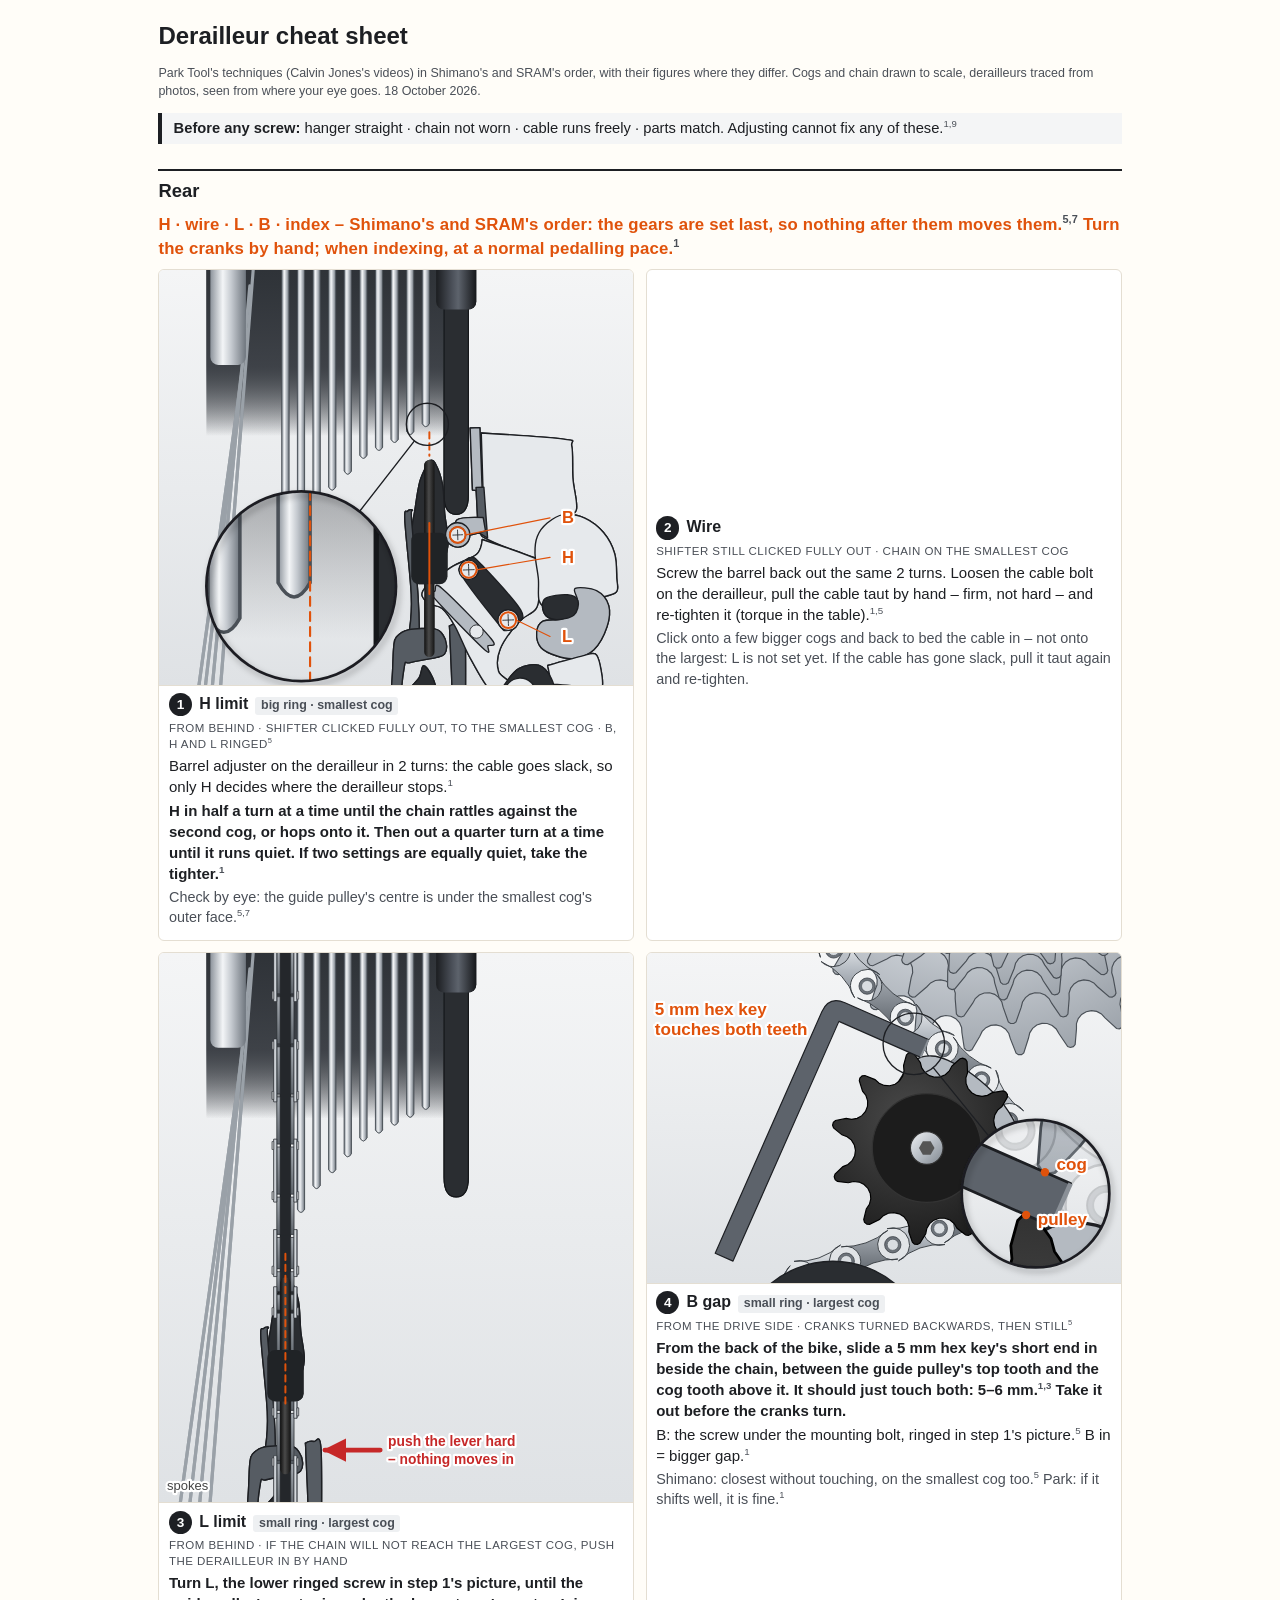
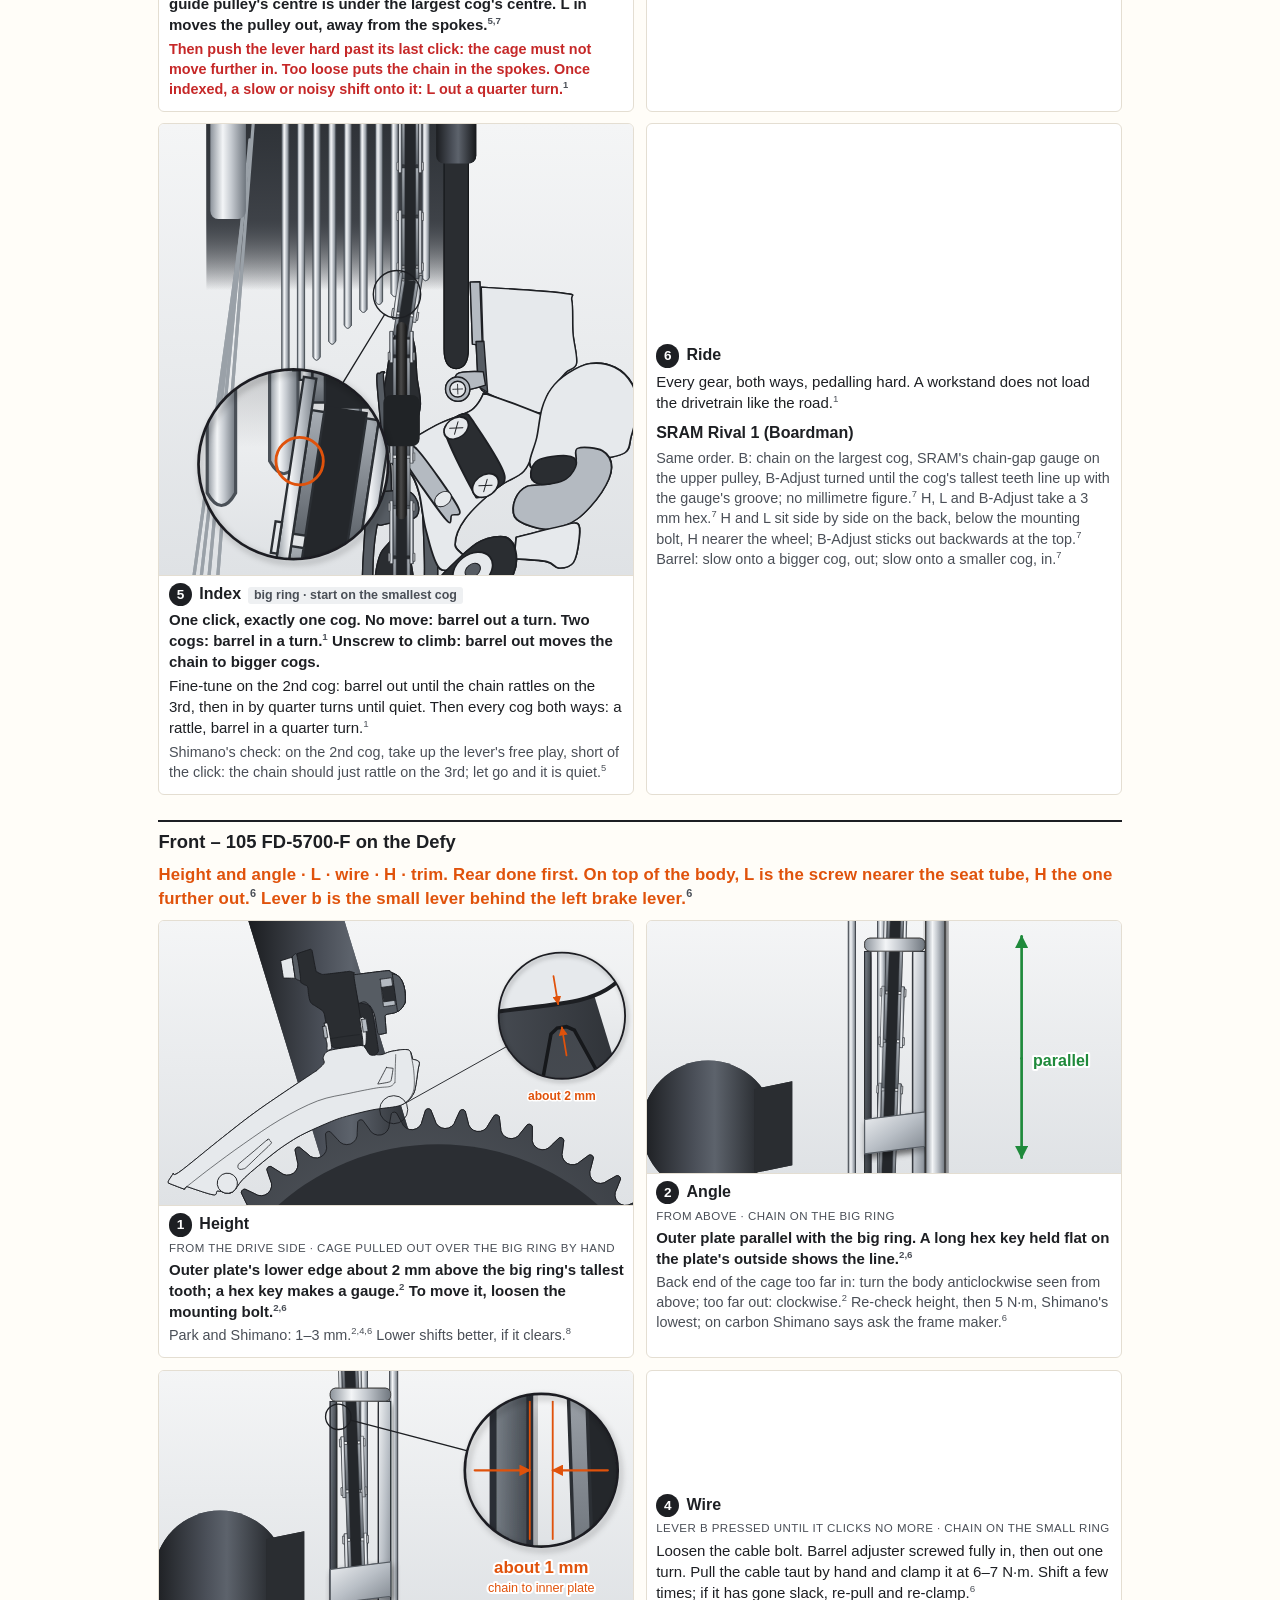
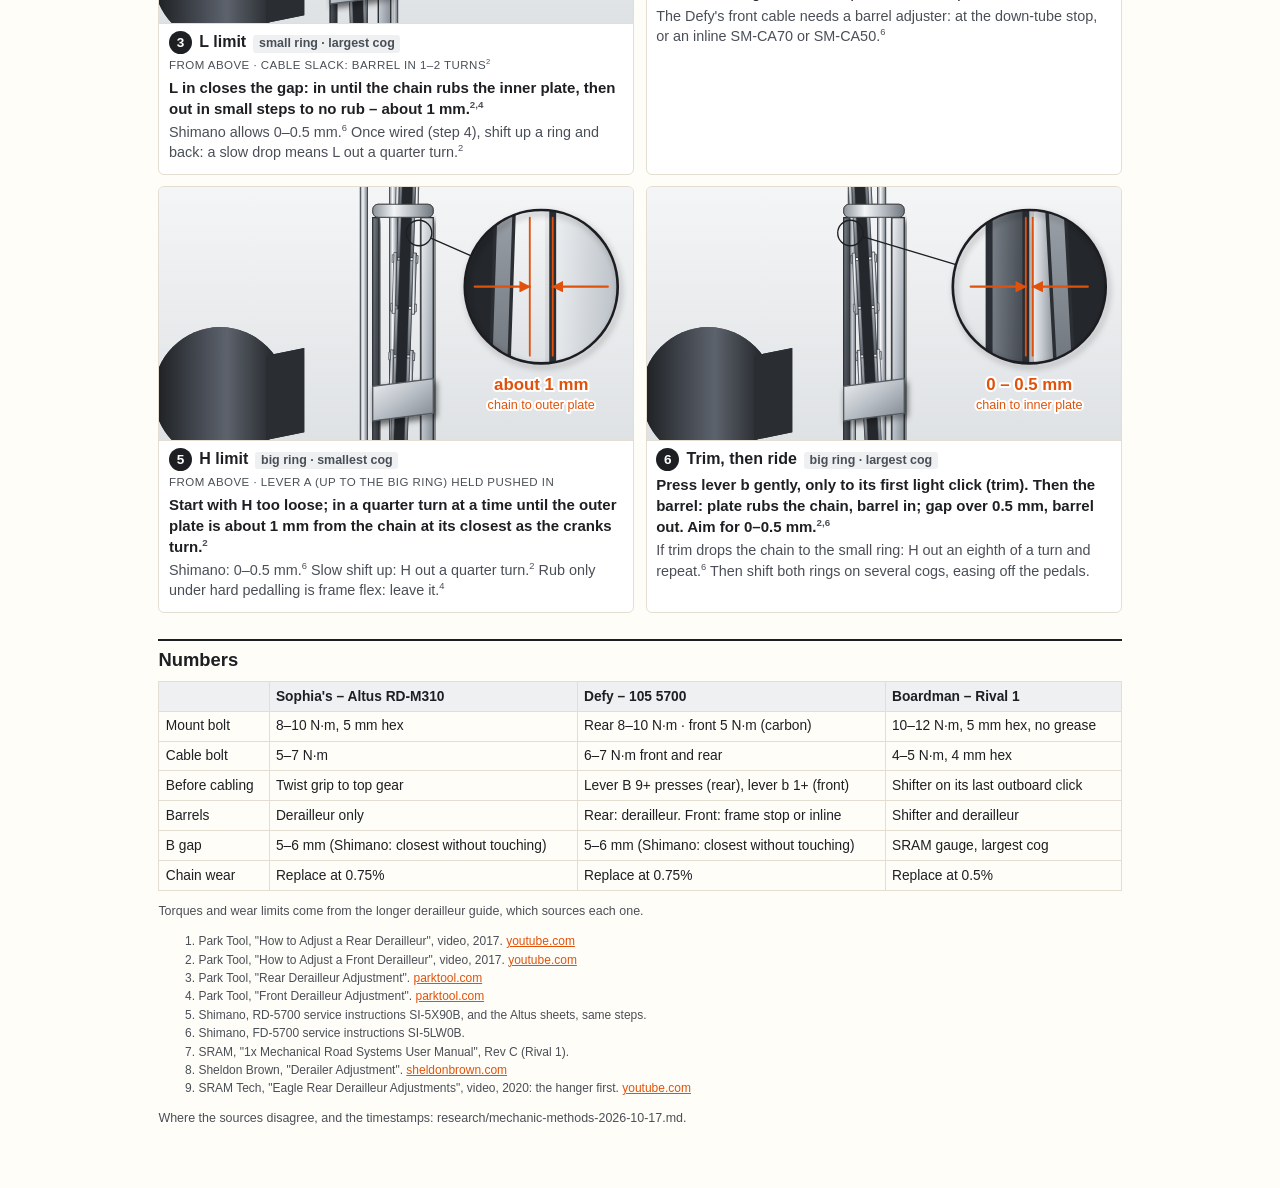
<file: c1dfbacb34b5d521/reference/derailleur-cheatsheet.html>
<!doctype html>
<html lang="en-GB">
<head>
<meta charset="utf-8">
<meta name="viewport" content="width=device-width, initial-scale=1">
<meta name="robots" content="noindex, nofollow">
<title>Derailleur cheat sheet</title>
<link rel="stylesheet" href="../assets/cheatsheet.css">
</head>
<body>
<main>

<section class="page" id="rear">
<h1>Derailleur cheat sheet</h1>
<p class="meta">Park Tool's techniques (Calvin Jones's videos) in Shimano's and SRAM's order, with their figures where they differ. Cogs and chain drawn to scale, derailleurs traced from photos, seen from where your eye goes. 18 October 2026.</p>

<div class="before"><b>Before any screw:</b> hanger straight · chain not worn · cable runs freely · parts match. Adjusting cannot fix any of these.<sup>1,9</sup></div>

<h2>Rear</h2>
<p class="hook">H · wire · L · B · index – Shimano's and SRAM's order: the gears are set last, so nothing after them moves them.<sup>5,7</sup> Turn the cranks by hand; when indexing, at a normal pedalling pace.<sup>1</sup></p>
<div class="steps">

<article class="step">
<img src="../assets/cheatsheet/rear-h.svg" alt="Seen from behind: the guide pulley's centre sits directly under the smallest cog's outer face">
<div class="text">
<h3><span class="n">1</span> H limit <span class="gear">big ring · smallest cog</span></h3>
<p class="view">From behind · shifter clicked fully out, to the smallest cog · B, H and L ringed<sup>5</sup></p>
<p>Barrel adjuster on the derailleur in 2 turns: the cable goes slack, so only H decides where the derailleur stops.<sup>1</sup></p>
<p class="target">H in half a turn at a time until the chain rattles against the second cog, or hops onto it. Then out a quarter turn at a time until it runs quiet. If two settings are equally quiet, take the tighter.<sup>1</sup></p>
<p class="turn">Check by eye: the guide pulley's centre is under the smallest cog's outer face.<sup>5,7</sup></p>
</div>
</article>

<article class="step textonly">
<div class="text">
<h3><span class="n">2</span> Wire</h3>
<p class="view">Shifter still clicked fully out · chain on the smallest cog</p>
<p>Screw the barrel back out the same 2 turns. Loosen the cable bolt on the derailleur, pull the cable taut by hand – firm, not hard – and re-tighten it (torque in the table).<sup>1,5</sup></p>
<p class="turn">Click onto a few bigger cogs and back to bed the cable in – not onto the largest: L is not set yet. If the cable has gone slack, pull it taut again and re-tighten.</p>
</div>
</article>

<article class="step">
<img src="../assets/cheatsheet/rear-l.svg" alt="Seen from behind: with the chain on the largest cog the guide pulley's centre is under that cog's centre">
<div class="text">
<h3><span class="n">3</span> L limit <span class="gear">small ring · largest cog</span></h3>
<p class="view">From behind · if the chain will not reach the largest cog, push the derailleur in by hand</p>
<p class="target">Turn L, the lower ringed screw in step 1's picture, until the guide pulley's centre is under the largest cog's centre. L in moves the pulley out, away from the spokes.<sup>5,7</sup></p>
<p class="warn">Then push the lever hard past its last click: the cage must not move further in. Too loose puts the chain in the spokes. Once indexed, a slow or noisy shift onto it: L out a quarter turn.<sup>1</sup></p>
</div>
</article>

<article class="step">
<img src="../assets/cheatsheet/rear-bgap.svg" alt="Seen from the drive side: the short end of a 5 mm hex key slid in from the back across the gap, touching the guide pulley's top tooth and the cog tooth above it; the long end hangs down">
<div class="text">
<h3><span class="n">4</span> B gap <span class="gear">small ring · largest cog</span></h3>
<p class="view">From the drive side · cranks turned backwards, then still<sup>5</sup></p>
<p class="target">From the back of the bike, slide a 5 mm hex key's short end in beside the chain, between the guide pulley's top tooth and the cog tooth above it. It should just touch both: 5–6 mm.<sup>1,3</sup> Take it out before the cranks turn.</p>
<p>B: the screw under the mounting bolt, ringed in step 1's picture.<sup>5</sup> B in = bigger gap.<sup>1</sup></p>
<p class="turn">Shimano: closest without touching, on the smallest cog too.<sup>5</sup> Park: if it shifts well, it is fine.<sup>1</sup></p>
</div>
</article>

<article class="step">
<img src="../assets/cheatsheet/rear-index.svg" alt="Seen from behind: lever held at the end of its free play, the chain on the 2nd cog just touches the 3rd">
<div class="text">
<h3><span class="n">5</span> Index <span class="gear">big ring · start on the smallest cog</span></h3>
<p class="target">One click, exactly one cog. No move: barrel out a turn. Two cogs: barrel in a turn.<sup>1</sup> <b>Unscrew to climb</b>: barrel out moves the chain to bigger cogs.</p>
<p>Fine-tune on the 2nd cog: barrel out until the chain rattles on the 3rd, then in by quarter turns until quiet. Then every cog both ways: a rattle, barrel in a quarter turn.<sup>1</sup></p>
<p class="turn">Shimano's check: on the 2nd cog, take up the lever's free play, short of the click: the chain should just rattle on the 3rd; let go and it is quiet.<sup>5</sup></p>
</div>
</article>

<article class="step textonly">
<div class="text">
<h3><span class="n">6</span> Ride</h3>
<p>Every gear, both ways, pedalling hard. A workstand does not load the drivetrain like the road.<sup>1</sup></p>
<h3 style="margin-top:.6rem">SRAM Rival 1 (Boardman)</h3>
<p class="turn">Same order. B: chain on the largest cog, SRAM's chain-gap gauge on the upper pulley, B-Adjust turned until the cog's tallest teeth line up with the gauge's groove; no millimetre figure.<sup>7</sup> H, L and B-Adjust take a 3 mm hex.<sup>7</sup> H and L sit side by side on the back, below the mounting bolt, H nearer the wheel; B-Adjust sticks out backwards at the top.<sup>7</sup> Barrel: slow onto a bigger cog, out; slow onto a smaller cog, in.<sup>7</sup></p>
</div>
</article>

</div>
</section>

<section class="page" id="front">
<h2>Front – 105 FD-5700-F on the Defy</h2>
<p class="hook">Height and angle · L · wire · H · trim. Rear done first. On top of the body, L is the screw nearer the seat tube, H the one further out.<sup>6</sup> Lever b is the small lever behind the left brake lever.<sup>6</sup></p>
<div class="steps">

<article class="step">
<img src="../assets/cheatsheet/front-height.svg" alt="Seen from the drive side: the outer cage plate about 2 mm above the big ring's tallest tooth">
<div class="text">
<h3><span class="n">1</span> Height</h3>
<p class="view">From the drive side · cage pulled out over the big ring by hand</p>
<p class="target">Outer plate's lower edge about 2 mm above the big ring's tallest tooth; a hex key makes a gauge.<sup>2</sup> To move it, loosen the mounting bolt.<sup>2,6</sup></p>
<p class="turn">Park and Shimano: 1–3 mm.<sup>2,4,6</sup> Lower shifts better, if it clears.<sup>8</sup></p>
</div>
</article>

<article class="step">
<img src="../assets/cheatsheet/front-parallel.svg" alt="From above: the outer cage plate runs parallel with the chain on the big ring">
<div class="text">
<h3><span class="n">2</span> Angle</h3>
<p class="view">From above · chain on the big ring</p>
<p class="target">Outer plate parallel with the big ring. A long hex key held flat on the plate's outside shows the line.<sup>2,6</sup></p>
<p class="turn">Back end of the cage too far in: turn the body anticlockwise seen from above; too far out: clockwise.<sup>2</sup> Re-check height, then 5 N·m, Shimano's lowest; on carbon Shimano says ask the frame maker.<sup>6</sup></p>
</div>
</article>

<article class="step">
<img src="../assets/cheatsheet/front-l.svg" alt="From above: chain on the small ring and largest cog, about 1 mm from the inner plate">
<div class="text">
<h3><span class="n">3</span> L limit <span class="gear">small ring · largest cog</span></h3>
<p class="view">From above · cable slack: barrel in 1–2 turns<sup>2</sup></p>
<p class="target">L in closes the gap: in until the chain rubs the inner plate, then out in small steps to no rub – about 1 mm.<sup>2,4</sup></p>
<p class="turn">Shimano allows 0–0.5 mm.<sup>6</sup> Once wired (step 4), shift up a ring and back: a slow drop means L out a quarter turn.<sup>2</sup></p>
</div>
</article>

<article class="step textonly">
<div class="text">
<h3><span class="n">4</span> Wire</h3>
<p class="view">Lever b pressed until it clicks no more · chain on the small ring</p>
<p>Loosen the cable bolt. Barrel adjuster screwed fully in, then out one turn. Pull the cable taut by hand and clamp it at 6–7 N·m. Shift a few times; if it has gone slack, re-pull and re-clamp.<sup>6</sup></p>
<p class="turn">The Defy's front cable needs a barrel adjuster: at the down-tube stop, or an inline SM-CA70 or SM-CA50.<sup>6</sup></p>
</div>
</article>

<article class="step">
<img src="../assets/cheatsheet/front-h.svg" alt="From above: chain on the big ring and smallest cog, about 1 mm from the outer plate">
<div class="text">
<h3><span class="n">5</span> H limit <span class="gear">big ring · smallest cog</span></h3>
<p class="view">From above · lever a (up to the big ring) held pushed in</p>
<p class="target">Start with H too loose; in a quarter turn at a time until the outer plate is about 1 mm from the chain at its closest as the cranks turn.<sup>2</sup></p>
<p class="turn">Shimano: 0–0.5 mm.<sup>6</sup> Slow shift up: H out a quarter turn.<sup>2</sup> Rub only under hard pedalling is frame flex: leave it.<sup>4</sup></p>
</div>
</article>

<article class="step">
<img src="../assets/cheatsheet/front-trim.svg" alt="From above: big ring and largest cog, lever b at its trim click, 0 to 0.5 mm from the inner plate">
<div class="text">
<h3><span class="n">6</span> Trim, then ride <span class="gear">big ring · largest cog</span></h3>
<p class="target">Press lever b gently, only to its first light click (trim). Then the barrel: plate rubs the chain, barrel in; gap over 0.5 mm, barrel out. Aim for 0–0.5 mm.<sup>2,6</sup></p>
<p class="turn">If trim drops the chain to the small ring: H out an eighth of a turn and repeat.<sup>6</sup> Then shift both rings on several cogs, easing off the pedals.</p>
</div>
</article>

</div>

<h2>Numbers</h2>
<div class="table-wrap">
<table class="nums">
<tr><th></th><th>Sophia's – Altus RD-M310</th><th>Defy – 105 5700</th><th>Boardman – Rival 1</th></tr>
<tr><td>Mount bolt</td><td>8–10 N·m, 5 mm hex</td><td>Rear 8–10 N·m · front 5 N·m (carbon)</td><td>10–12 N·m, 5 mm hex, no grease</td></tr>
<tr><td>Cable bolt</td><td>5–7 N·m</td><td>6–7 N·m front and rear</td><td>4–5 N·m, 4 mm hex</td></tr>
<tr><td>Before cabling</td><td>Twist grip to top gear</td><td>Lever B 9+ presses (rear), lever b 1+ (front)</td><td>Shifter on its last outboard click</td></tr>
<tr><td>Barrels</td><td>Derailleur only</td><td>Rear: derailleur. Front: frame stop or inline</td><td>Shifter and derailleur</td></tr>
<tr><td>B gap</td><td>5–6 mm (Shimano: closest without touching)</td><td>5–6 mm (Shimano: closest without touching)</td><td>SRAM gauge, largest cog</td></tr>
<tr><td>Chain wear</td><td>Replace at 0.75%</td><td>Replace at 0.75%</td><td>Replace at 0.5%</td></tr>
</table>
</div>
<p class="meta">Torques and wear limits come from the longer derailleur guide, which sources each one.</p>

<ol class="src">
<li>Park Tool, "How to Adjust a Rear Derailleur", video, 2017. <a href="https://www.youtube.com/watch?v=UkZxPIZ1ngY">youtube.com</a></li>
<li>Park Tool, "How to Adjust a Front Derailleur", video, 2017. <a href="https://www.youtube.com/watch?v=ZNG7g83lI-s">youtube.com</a></li>
<li>Park Tool, "Rear Derailleur Adjustment". <a href="https://www.parktool.com/en-int/blog/repair-help/rear-derailleur-adjustment">parktool.com</a></li>
<li>Park Tool, "Front Derailleur Adjustment". <a href="https://www.parktool.com/en-int/blog/repair-help/front-derailleur-adjustment">parktool.com</a></li>
<li>Shimano, RD-5700 service instructions SI-5X90B, and the Altus sheets, same steps.</li>
<li>Shimano, FD-5700 service instructions SI-5LW0B.</li>
<li>SRAM, "1x Mechanical Road Systems User Manual", Rev C (Rival 1).</li>
<li>Sheldon Brown, "Derailer Adjustment". <a href="https://www.sheldonbrown.com/derailer-adjustment.html">sheldonbrown.com</a></li>
<li>SRAM Tech, "Eagle Rear Derailleur Adjustments", video, 2020: the hanger first. <a href="https://www.youtube.com/watch?v=LQXZiUShErU">youtube.com</a></li>
</ol>
<p class="meta noprint">Where the sources disagree, and the timestamps: research/mechanic-methods-2026-10-17.md.</p>
</section>

</main>
</body>
</html>
</file>
<file: c1dfbacb34b5d521/assets/cheatsheet.css>
/* Derailleur cheat sheet – terse, picture-led. Two A4 pages in print
   (rear, then front and numbers); one column on a phone. */

:root {
  --ink: #1d1f23;
  --ink-soft: #4a4f57;
  --paper: #fffdf8;
  --rule: #e4ded2;
  --mark: #e0520b;
  --bad: #c62828;
  --good: #1f8a3b;
  --sans: -apple-system, BlinkMacSystemFont, "Segoe UI", Roboto, Helvetica, Arial, sans-serif;
}

* { box-sizing: border-box; }
html { -webkit-text-size-adjust: 100%; }
body { margin: 0; background: var(--paper); color: var(--ink); font: 15px/1.4 var(--sans); }
main { max-width: 62rem; margin: 0 auto; padding: 1rem 0.9rem 3rem; }

h1 { font-size: 1.5rem; margin: 0.2rem 0; }
h2 { font-size: 1.15rem; margin: 1.6rem 0 0.5rem; padding-top: 0.4rem; border-top: 2px solid var(--ink); }
.hook { font-size: 1.05rem; font-weight: 700; color: var(--mark); margin: 0.2rem 0 0.6rem; letter-spacing: 0.01em; }
.meta { font-size: 0.78rem; color: var(--ink-soft); }
a { color: var(--mark); }

.steps { display: grid; grid-template-columns: 1fr; gap: 0.7rem; }
@media (min-width: 40rem) { .steps { grid-template-columns: 1fr 1fr; } }

.step {
  border: 1px solid var(--rule); border-radius: 6px; background: #fff;
  overflow: hidden; break-inside: avoid; display: flex; flex-direction: column;
}
.step img { display: block; width: 100%; height: auto; border-bottom: 1px solid var(--rule); }
.step .text { padding: 0.45rem 0.6rem 0.55rem; }
.step h3 { font-size: 1rem; margin: 0 0 0.15rem; display: flex; gap: 0.45rem; align-items: baseline; flex-wrap: wrap; }
.step h3 .n {
  display: inline-grid; place-items: center; width: 1.45rem; height: 1.45rem; border-radius: 50%;
  background: var(--ink); color: #fff; font-size: 0.85rem; flex: none;
}
.gear { font-size: 0.78rem; font-weight: 600; color: var(--ink-soft); background: #eef0f2; border-radius: 3px; padding: 0 0.35rem; }
.view { font-size: 0.72rem; color: var(--ink-soft); text-transform: uppercase; letter-spacing: 0.04em; }
.step p { margin: 0.2rem 0; }
.step .target { font-weight: 600; }
.step .turn { color: var(--ink-soft); font-size: 0.9rem; }
.step .warn { color: var(--bad); font-weight: 600; font-size: 0.9rem; }
.step.textonly { justify-content: center; }

.before { border-left: 4px solid var(--ink); padding: 0.3rem 0.7rem; background: #f4f5f6; margin: 0.4rem 0 0.8rem; font-size: 0.92rem; }
.before b { white-space: nowrap; }

table.nums { border-collapse: collapse; width: 100%; font-size: 0.86rem; }
table.nums th, table.nums td { border: 1px solid var(--rule); padding: 0.3rem 0.4rem; text-align: left; vertical-align: top; }
table.nums th { background: #eef0f2; }
.table-wrap { overflow-x: auto; }

.src { font-size: 0.75rem; color: var(--ink-soft); }
.src li { margin: 0.1rem 0; }
sup { font-size: 0.65em; color: var(--ink-soft); }

@media print {
  @page { size: A4; margin: 9mm; }
  body { background: #fff; font-size: 8.4pt; line-height: 1.28; }
  h1 { font-size: 14pt; } h2 { font-size: 11pt; } .hook { font-size: 9.5pt; margin: 0.1rem 0 0.3rem; }
  .before { margin: 0.2rem 0 0.3rem; padding: 0.15rem 0.5rem; }
  .step img { max-height: 40mm; object-fit: contain; background: #e9ebed; }
  .step h3 { font-size: 9pt; } .step .turn, .step .warn { font-size: 8pt; }
  table.nums { font-size: 7.6pt; } table.nums th, table.nums td { padding: 0.1rem 0.3rem; }
  .src { font-size: 6.8pt; margin: 0.2rem 0; } .meta { font-size: 7pt; }
  main { max-width: none; padding: 0; }
  .steps { grid-template-columns: repeat(3, 1fr); gap: 2.5mm; }
  .page { break-after: page; }
  .page:last-of-type { break-after: auto; }
  h2 { margin-top: 0.3rem; }
  .step .text { padding: 1.5mm 2mm; }
  .noprint { display: none; }
}
</file>
